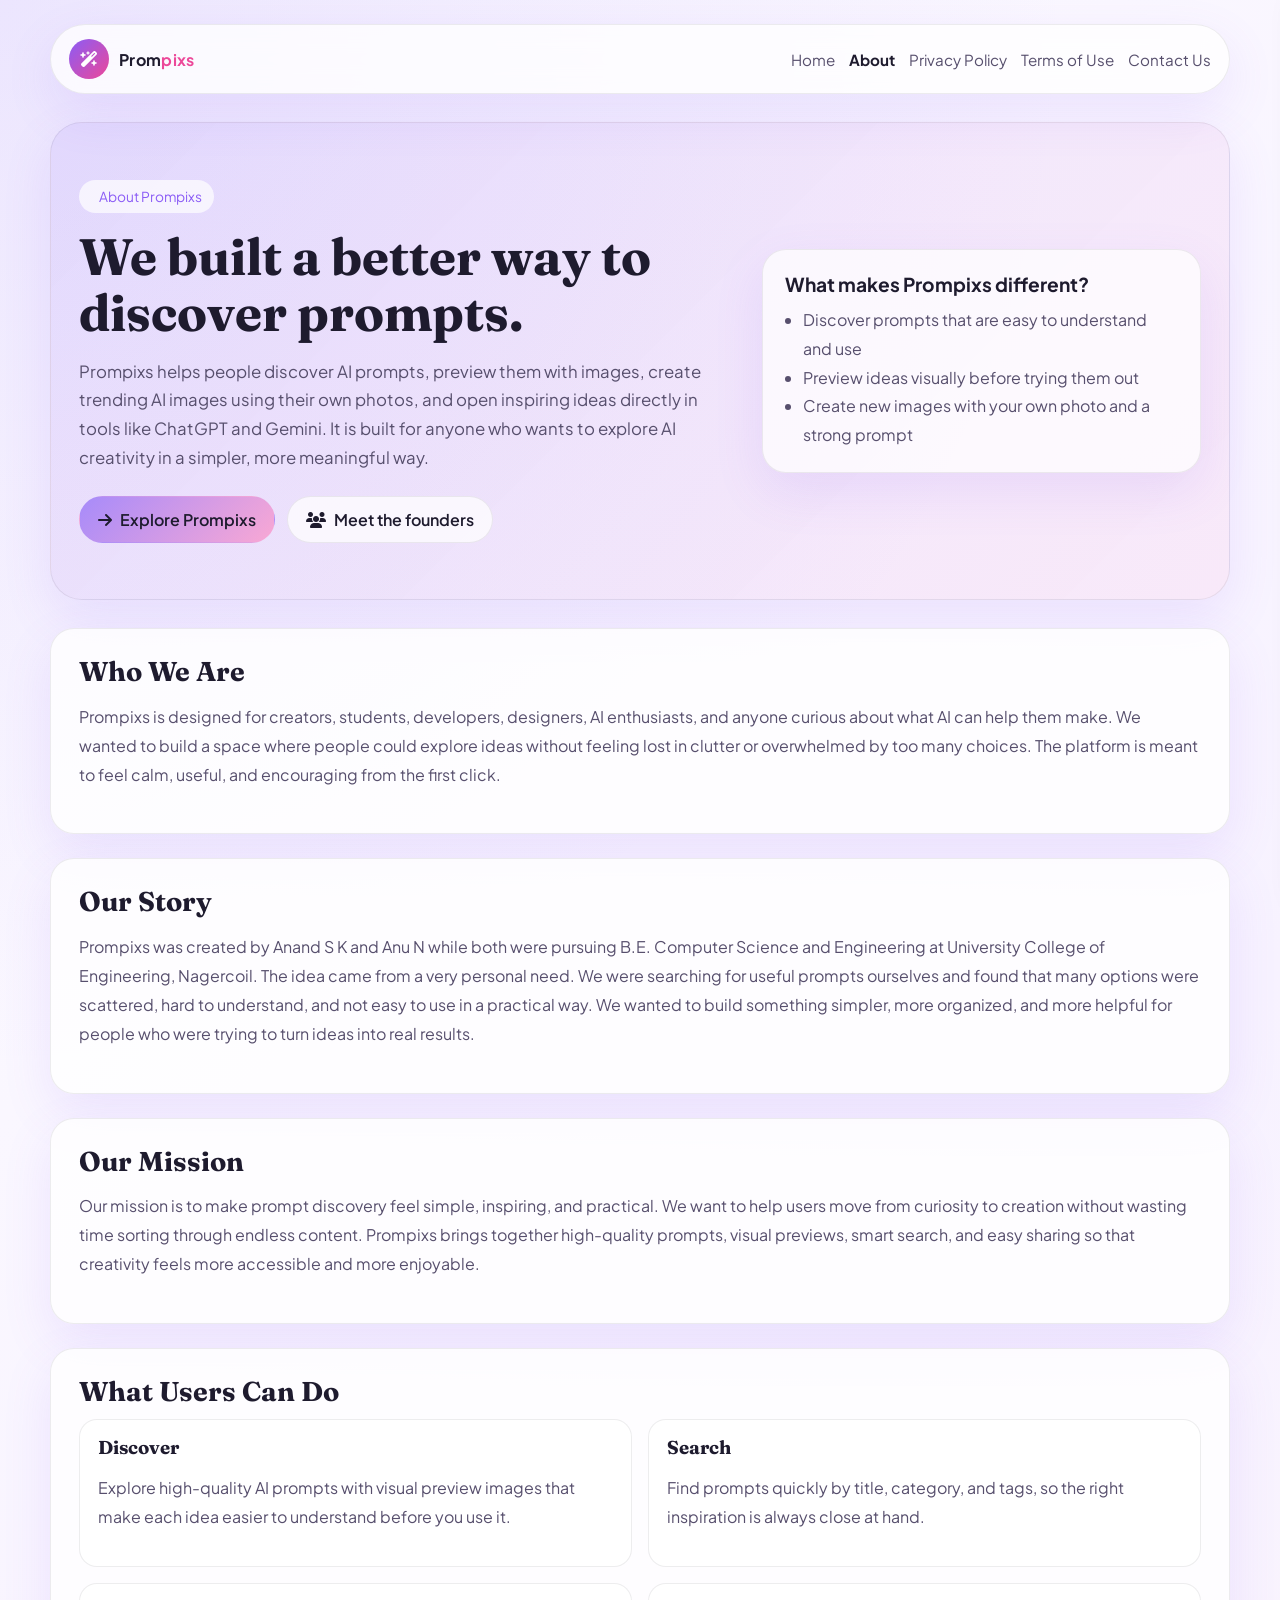
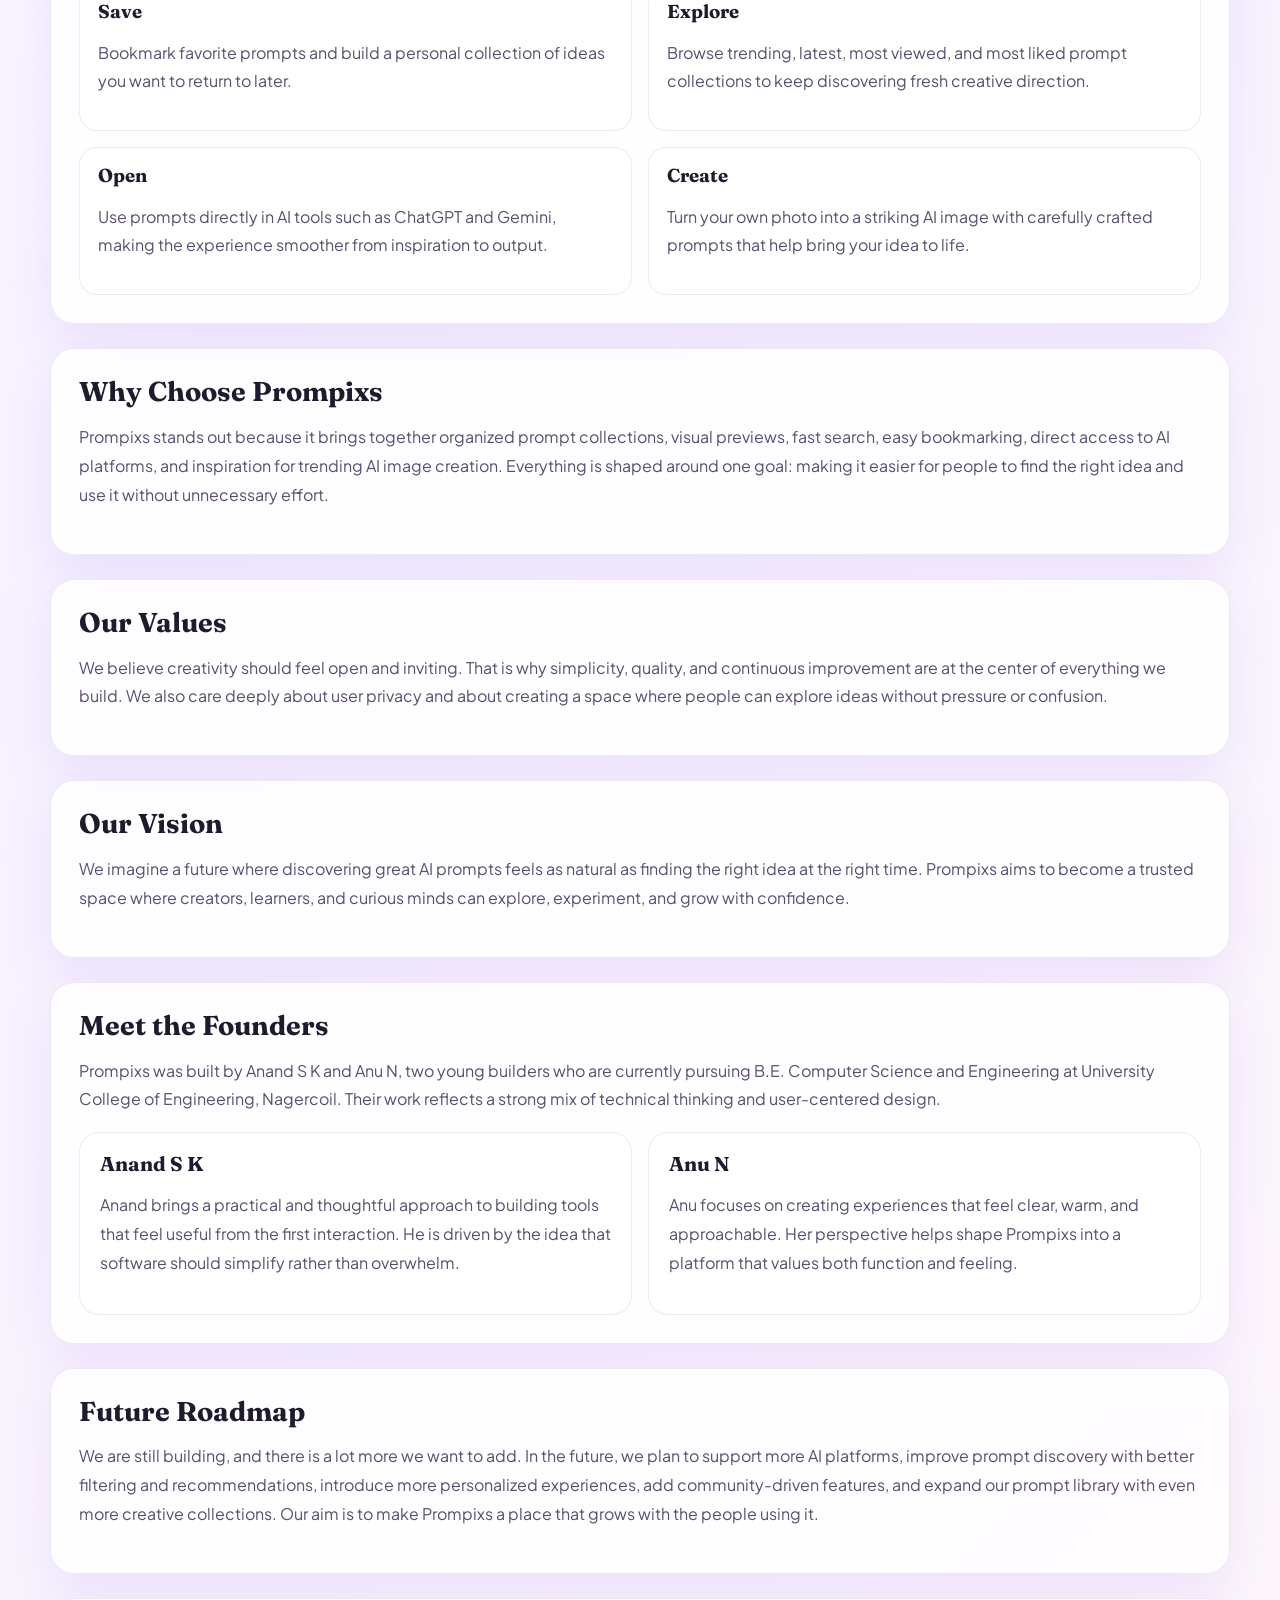
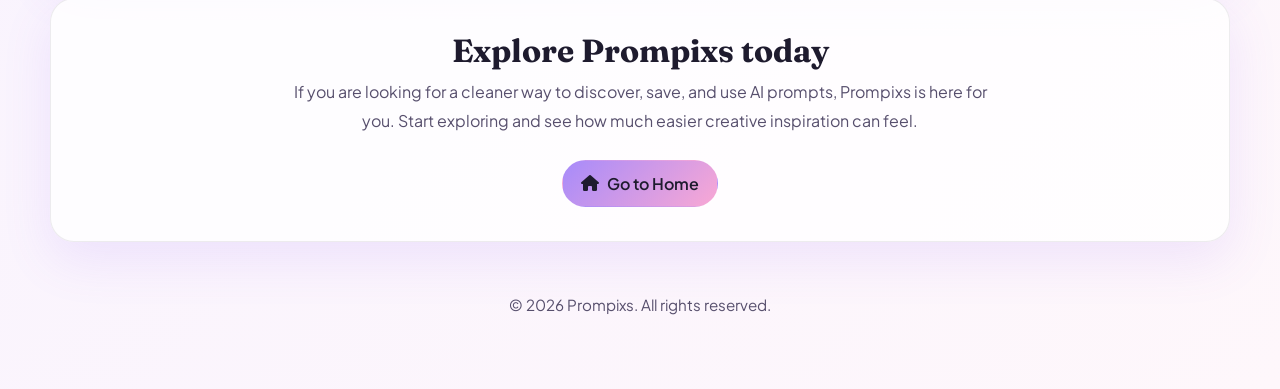
<file: about.html>
<!doctype html>
<html lang="en">
  <head>
    <meta charset="UTF-8" />
    <meta name="viewport" content="width=device-width, initial-scale=1.0" />
    <title>About Prompixs | Discover Better AI Prompts</title>
    <meta
      name="description"
      content="Prompixs is a thoughtful platform for discovering, saving, and using AI prompts with visual previews and direct access to tools like ChatGPT and Gemini."
    />
    <link rel="preconnect" href="https://fonts.googleapis.com" />
    <link rel="preconnect" href="https://fonts.gstatic.com" crossorigin />
    <link
      href="https://fonts.googleapis.com/css2?family=Fraunces:ital,opsz,wght@0,9..144,300..900;1,9..144,300..900&family=Plus+Jakarta+Sans:ital,wght@0,300..800;1,300..800&display=swap"
      rel="stylesheet"
    />
    <link
      rel="stylesheet"
      href="https://cdnjs.cloudflare.com/ajax/libs/font-awesome/6.5.1/css/all.min.css"
    />
    <style>
      :root {
        color-scheme: light;
        --white: #ffffff;
        --purple: #a78bfa;
        --purple-deep: #8b5cf6;
        --pink: #f9a8d4;
        --pink-deep: #ec4899;
        --ink: #1e1b2e;
        --ink-soft: #574f6d;
        --mist: #f6f4fc;
        --line: rgba(30, 27, 46, 0.08);
        --bg: var(--white);
        --surface: rgba(255, 255, 255, 0.8);
        --surface-strong: rgba(255, 255, 255, 0.95);
        --text: var(--ink);
        --muted: var(--ink-soft);
        --primary: var(--purple-deep);
        --accent: var(--pink-deep);
        --border: var(--line);
        --shadow: 0 18px 50px rgba(139, 92, 246, 0.12);
      }

      * {
        box-sizing: border-box;
      }

      html {
        scroll-behavior: smooth;
      }

      body {
        margin: 0;
        font-family: "Plus Jakarta Sans", sans-serif;
        background:
          radial-gradient(circle at top left, rgba(167, 139, 250, 0.2), transparent 28%),
          linear-gradient(135deg, #fdfcff 0%, #f7f2ff 46%, #fef7fb 100%);
        color: var(--text);
      }

      a {
        color: inherit;
        text-decoration: none;
      }

      .page-shell {
        min-height: 100vh;
        padding: 24px 20px 60px;
      }

      .topbar {
        max-width: 1180px;
        width: 100%;
        margin: 0 auto 28px;
        display: flex;
        align-items: center;
        padding: 14px 18px;
        border: 1px solid var(--border);
        border-radius: 999px;
        background: rgba(255, 255, 255, 0.76);
        backdrop-filter: blur(12px);
        box-shadow: var(--shadow);
        gap: 16px;
      }

      .brand {
        display: flex;
        align-items: center;
        gap: 10px;
        font-weight: 700;
        letter-spacing: 0.02em;
        margin-right: auto;
        flex-shrink: 0;
      }

      .brand-mark {
        width: 40px;
        height: 40px;
        border-radius: 50%;
        background: linear-gradient(135deg, var(--primary), var(--accent));
        display: grid;
        place-items: center;
        color: white;
      }

      .brand em {
        font-style: normal;
        color: var(--accent);
      }

      .topbar-nav {
        display: flex;
        gap: 14px;
        align-items: center;
        color: var(--muted);
        font-size: 0.95rem;
        margin-left: auto;
      }

      .topbar-nav a:hover,
      .topbar-nav a.active {
        color: var(--ink);
      }

      .topbar-nav a.active {
        font-weight: 700;
      }

      .mobile-menu-toggle {
        display: none;
        width: 46px;
        height: 46px;
        border-radius: 50%;
        background: rgba(255, 255, 255, 0.92);
        border: 1px solid rgba(30, 27, 46, 0.08);
        color: var(--ink);
        align-items: center;
        justify-content: center;
        font-size: 1rem;
        transition: transform 0.25s ease, background 0.25s ease;
      }

      .mobile-menu-toggle:hover {
        transform: translateY(-1px);
      }

      .mobile-drawer {
        position: fixed;
        top: 0;
        right: 0;
        width: min(340px, 90vw);
        height: 100vh;
        padding: 24px;
        display: flex;
        flex-direction: column;
        gap: 22px;
        background: rgba(255, 255, 255, 0.96);
        backdrop-filter: blur(18px);
        box-shadow: -12px 0 32px rgba(30, 27, 46, 0.12);
        transform: translateX(110%);
        transition: transform 0.28s ease;
        z-index: 250;
        pointer-events: none;
      }

      .mobile-drawer.open {
        transform: translateX(0);
        pointer-events: auto;
      }

      .drawer-overlay {
        position: fixed;
        inset: 0;
        background: rgba(30, 27, 46, 0.42);
        opacity: 0;
        transition: opacity 0.25s ease;
        z-index: 240;
        pointer-events: none;
      }

      .drawer-overlay.open {
        opacity: 1;
        pointer-events: auto;
      }

      .mobile-drawer-header {
        display: flex;
        align-items: center;
        justify-content: space-between;
        gap: 12px;
      }

      .mobile-drawer-nav {
        display: grid;
        gap: 12px;
      }

      .mobile-drawer a {
        display: block;
        padding: 14px 16px;
        border-radius: 18px;
        background: rgba(249, 168, 212, 0.16);
        color: var(--ink);
        font-weight: 600;
      }

      .mobile-drawer a.active {
        background: linear-gradient(135deg, rgba(167, 139, 250, 0.18), rgba(249, 168, 212, 0.18));
      }

      .hero {
        max-width: 1180px;
        margin: 0 auto 28px;
        padding: 56px 28px;
        border-radius: 32px;
        background: linear-gradient(135deg, rgba(167, 139, 250, 0.16), rgba(249, 168, 212, 0.14));
        border: 1px solid var(--border);
        box-shadow: var(--shadow);
        display: grid;
        grid-template-columns: 1.2fr 0.8fr;
        gap: 24px;
        align-items: center;
      }

      .eyebrow {
        display: inline-flex;
        align-items: center;
        gap: 8px;
        padding: 8px 12px;
        border-radius: 999px;
        background: rgba(255, 255, 255, 0.7);
        color: var(--purple-deep);
        font-size: 0.86rem;
        margin-bottom: 16px;
      }

      h1,
      h2,
      h3 {
        font-family: "Fraunces", serif;
        line-height: 1.1;
        margin: 0;
      }

      .hero h1 {
        font-size: clamp(2.2rem, 4vw, 3.4rem);
        margin-bottom: 16px;
      }

      .hero p {
        font-size: 1.05rem;
        color: var(--muted);
        line-height: 1.7;
        max-width: 680px;
      }

      .hero-actions {
        display: flex;
        flex-wrap: wrap;
        gap: 12px;
        margin-top: 24px;
      }

      .btn {
        display: inline-flex;
        align-items: center;
        justify-content: center;
        gap: 8px;
        padding: 12px 18px;
        border-radius: 999px;
        border: 1px solid transparent;
        font-weight: 600;
        transition: transform 0.2s ease, background 0.2s ease;
      }

      .btn:hover {
        transform: translateY(-1px);
      }

      .btn-primary {
        background: linear-gradient(135deg, var(--purple) 0%, var(--pink) 100%);
        color: var(--ink);
      }

      .btn-secondary {
        background: rgba(255, 255, 255, 0.72);
        border-color: var(--border);
        color: var(--ink);
      }

      .hero-card {
        padding: 22px;
        border-radius: 24px;
        background: rgba(255, 255, 255, 0.72);
        border: 1px solid var(--border);
        box-shadow: var(--shadow);
      }

      .hero-card strong {
        display: block;
        font-size: 1.2rem;
        margin-bottom: 10px;
      }

      .hero-card ul {
        margin: 0;
        padding-left: 18px;
        color: var(--muted);
        line-height: 1.8;
      }

      .section {
        max-width: 1180px;
        margin: 0 auto 24px;
        padding: 28px;
        border-radius: 24px;
        background: var(--surface);
        border: 1px solid var(--border);
        box-shadow: var(--shadow);
      }

      .section h2 {
        font-size: 1.7rem;
        margin-bottom: 12px;
      }

      .section p,
      .section li {
        color: var(--muted);
        line-height: 1.8;
      }

      .section-grid {
        display: grid;
        gap: 16px;
        grid-template-columns: repeat(2, minmax(0, 1fr));
      }

      .mini-card {
        padding: 18px;
        border-radius: 18px;
        background: rgba(255, 255, 255, 0.72);
        border: 1px solid rgba(30, 27, 46, 0.08);
      }

      .founders-grid {
        display: grid;
        gap: 16px;
        grid-template-columns: repeat(2, minmax(0, 1fr));
        margin-top: 18px;
      }

      .founder-card {
        padding: 20px;
        border-radius: 20px;
        background: rgba(255, 255, 255, 0.76);
        border: 1px solid rgba(30, 27, 46, 0.08);
      }

      .founder-card h3 {
        font-size: 1.25rem;
        margin-bottom: 8px;
      }

      .cta {
        text-align: center;
        padding: 34px 24px;
      }

      .cta h2 {
        margin-bottom: 10px;
        font-size: 2rem;
      }

      .cta p {
        max-width: 720px;
        margin: 0 auto 20px;
      }

      footer {
        max-width: 1180px;
        margin: 0 auto;
        padding: 14px 8px 0;
        color: var(--muted);
        text-align: center;
        font-size: 0.95rem;
      }

      @media (max-width: 860px) {
        .topbar {
          border-radius: 24px;
          padding: 14px 16px;
          flex-direction: row;
          gap: 12px;
        }

        .hero {
          grid-template-columns: 1fr;
          padding: 36px 20px;
        }

        .topbar-nav {
          display: none;
        }

        .mobile-menu-toggle {
          display: inline-flex;
        }

        .section-grid,
        .founders-grid {
          grid-template-columns: 1fr;
        }
      }
    </style>
  </head>
  <body>
    <div class="page-shell">
      <header class="topbar">
        <a href="index.html" class="brand" aria-label="Go to home page">
          <span class="brand-mark"><i class="fa-solid fa-wand-magic-sparkles"></i></span>
          <span>Prom<em>pixs</em></span>
        </a>
        <button class="mobile-menu-toggle" id="mobileMenuToggle" aria-label="Open navigation menu">
          <i class="fa-solid fa-bars"></i>
        </button>
        <nav class="topbar-nav" aria-label="Primary navigation">
          <a href="index.html">Home</a>
          <a href="about.html" class="active" aria-current="page">About</a>
          <a href="privacy.html">Privacy Policy</a>
          <a href="terms.html">Terms of Use</a>
          <a href="contact.html">Contact Us</a>
        </nav>
      </header>

      <div class="mobile-drawer" id="mobileDrawer" aria-hidden="true">
        <div class="mobile-drawer-header">
          <span>Menu</span>
          <button class="mobile-menu-toggle" id="closeMobileDrawer" aria-label="Close navigation menu">
            <i class="fa-solid fa-xmark"></i>
          </button>
        </div>
        <nav class="mobile-drawer-nav" aria-label="Mobile primary navigation">
          <a href="index.html">Home</a>
          <a href="about.html" class="active" aria-current="page">About</a>
          <a href="privacy.html">Privacy Policy</a>
          <a href="terms.html">Terms of Use</a>
          <a href="contact.html">Contact Us</a>
        </nav>
      </div>
      <div class="drawer-overlay" id="drawerOverlay"></div>

      <main>
        <section class="hero">
          <div>
            <div class="eyebrow"><i class="fa-solid fa-sparkles"></i> About Prompixs</div>
            <h1>We built a better way to discover prompts.</h1>
            <p>
              Prompixs helps people discover AI prompts, preview them with images, create trending AI images using their own photos,
              and open inspiring ideas directly in tools like ChatGPT and Gemini.
              It is built for anyone who wants to explore AI creativity in a simpler, more meaningful way.
            </p>
            <div class="hero-actions">
              <a class="btn btn-primary" href="index.html"><i class="fa-solid fa-arrow-right"></i> Explore Prompixs</a>
              <a class="btn btn-secondary" href="#founders"><i class="fa-solid fa-users"></i> Meet the founders</a>
            </div>
          </div>
          <div class="hero-card">
            <strong>What makes Prompixs different?</strong>
            <ul>
              <li>Discover prompts that are easy to understand and use</li>
              <li>Preview ideas visually before trying them out</li>
              <li>Create new images with your own photo and a strong prompt</li>
            </ul>
          </div>
        </section>

        <section class="section" id="who-we-are">
          <h2>Who We Are</h2>
          <p>
            Prompixs is designed for creators, students, developers, designers, AI enthusiasts, and anyone curious about what AI can help them make.
            We wanted to build a space where people could explore ideas without feeling lost in clutter or overwhelmed by too many choices.
            The platform is meant to feel calm, useful, and encouraging from the first click.
          </p>
        </section>

        <section class="section" id="story">
          <h2>Our Story</h2>
          <p>
            Prompixs was created by Anand S K and Anu N while both were pursuing B.E. Computer Science and Engineering at University College of Engineering, Nagercoil.
            The idea came from a very personal need. We were searching for useful prompts ourselves and found that many options were scattered, hard to understand, and not easy to use in a practical way.
            We wanted to build something simpler, more organized, and more helpful for people who were trying to turn ideas into real results.
          </p>
        </section>

        <section class="section" id="mission">
          <h2>Our Mission</h2>
          <p>
            Our mission is to make prompt discovery feel simple, inspiring, and practical.
            We want to help users move from curiosity to creation without wasting time sorting through endless content.
            Prompixs brings together high-quality prompts, visual previews, smart search, and easy sharing so that creativity feels more accessible and more enjoyable.
          </p>
        </section>

        <section class="section" id="users">
          <h2>What Users Can Do</h2>
          <div class="section-grid">
            <div class="mini-card">
              <h3>Discover</h3>
              <p>Explore high-quality AI prompts with visual preview images that make each idea easier to understand before you use it.</p>
            </div>
            <div class="mini-card">
              <h3>Search</h3>
              <p>Find prompts quickly by title, category, and tags, so the right inspiration is always close at hand.</p>
            </div>
            <div class="mini-card">
              <h3>Save</h3>
              <p>Bookmark favorite prompts and build a personal collection of ideas you want to return to later.</p>
            </div>
            <div class="mini-card">
              <h3>Explore</h3>
              <p>Browse trending, latest, most viewed, and most liked prompt collections to keep discovering fresh creative direction.</p>
            </div>
            <div class="mini-card">
              <h3>Open</h3>
              <p>Use prompts directly in AI tools such as ChatGPT and Gemini, making the experience smoother from inspiration to output.</p>
            </div>
            <div class="mini-card">
              <h3>Create</h3>
              <p>Turn your own photo into a striking AI image with carefully crafted prompts that help bring your idea to life.</p>
            </div>
          </div>
        </section>

        <section class="section" id="why-choose">
          <h2>Why Choose Prompixs</h2>
          <p>
            Prompixs stands out because it brings together organized prompt collections, visual previews, fast search, easy bookmarking,
            direct access to AI platforms, and inspiration for trending AI image creation. Everything is shaped around one goal: making it easier for people to find the right idea and use it without unnecessary effort.
          </p>
        </section>

        <section class="section" id="values">
          <h2>Our Values</h2>
          <p>
            We believe creativity should feel open and inviting. That is why simplicity, quality, and continuous improvement are at the center of everything we build.
            We also care deeply about user privacy and about creating a space where people can explore ideas without pressure or confusion.
          </p>
        </section>

        <section class="section" id="vision">
          <h2>Our Vision</h2>
          <p>
            We imagine a future where discovering great AI prompts feels as natural as finding the right idea at the right time.
            Prompixs aims to become a trusted space where creators, learners, and curious minds can explore, experiment, and grow with confidence.
          </p>
        </section>

        <section class="section" id="founders">
          <h2>Meet the Founders</h2>
          <p>
            Prompixs was built by Anand S K and Anu N, two young builders who are currently pursuing B.E. Computer Science and Engineering at University College of Engineering, Nagercoil.
            Their work reflects a strong mix of technical thinking and user-centered design.
          </p>
          <div class="founders-grid">
            <article class="founder-card">
              <h3>Anand S K</h3>
              <p>
                Anand brings a practical and thoughtful approach to building tools that feel useful from the first interaction.
                He is driven by the idea that software should simplify rather than overwhelm.
              </p>
            </article>
            <article class="founder-card">
              <h3>Anu N</h3>
              <p>
                Anu focuses on creating experiences that feel clear, warm, and approachable.
                Her perspective helps shape Prompixs into a platform that values both function and feeling.
              </p>
            </article>
          </div>
        </section>

        <section class="section" id="roadmap">
          <h2>Future Roadmap</h2>
          <p>
            We are still building, and there is a lot more we want to add. In the future, we plan to support more AI platforms, improve prompt discovery with better filtering and recommendations,
            introduce more personalized experiences, add community-driven features, and expand our prompt library with even more creative collections.
            Our aim is to make Prompixs a place that grows with the people using it.
          </p>
        </section>

        <section class="section cta">
          <h2>Explore Prompixs today</h2>
          <p>
            If you are looking for a cleaner way to discover, save, and use AI prompts, Prompixs is here for you.
            Start exploring and see how much easier creative inspiration can feel.
          </p>
          <div class="hero-actions" style="justify-content:center;">
            <a class="btn btn-primary" href="index.html"><i class="fa-solid fa-house"></i> Go to Home</a>
          </div>
        </section>
      </main>

      <footer>
       <p>© 2026 Prompixs. All rights reserved.</p>
      </footer>
    </div>
    <script>
      const mobileMenuToggle = document.getElementById("mobileMenuToggle");
      const closeMobileDrawer = document.getElementById("closeMobileDrawer");
      const mobileDrawer = document.getElementById("mobileDrawer");
      const drawerOverlay = document.getElementById("drawerOverlay");

      function openDrawer() {
        mobileDrawer.classList.add("open");
        drawerOverlay.classList.add("open");
        mobileDrawer.setAttribute("aria-hidden", "false");
      }

      function closeDrawer() {
        mobileDrawer.classList.remove("open");
        drawerOverlay.classList.remove("open");
        mobileDrawer.setAttribute("aria-hidden", "true");
      }

      mobileMenuToggle.addEventListener("click", openDrawer);
      closeMobileDrawer.addEventListener("click", closeDrawer);
      drawerOverlay.addEventListener("click", closeDrawer);
    </script>
  </body>
</html>
</file>
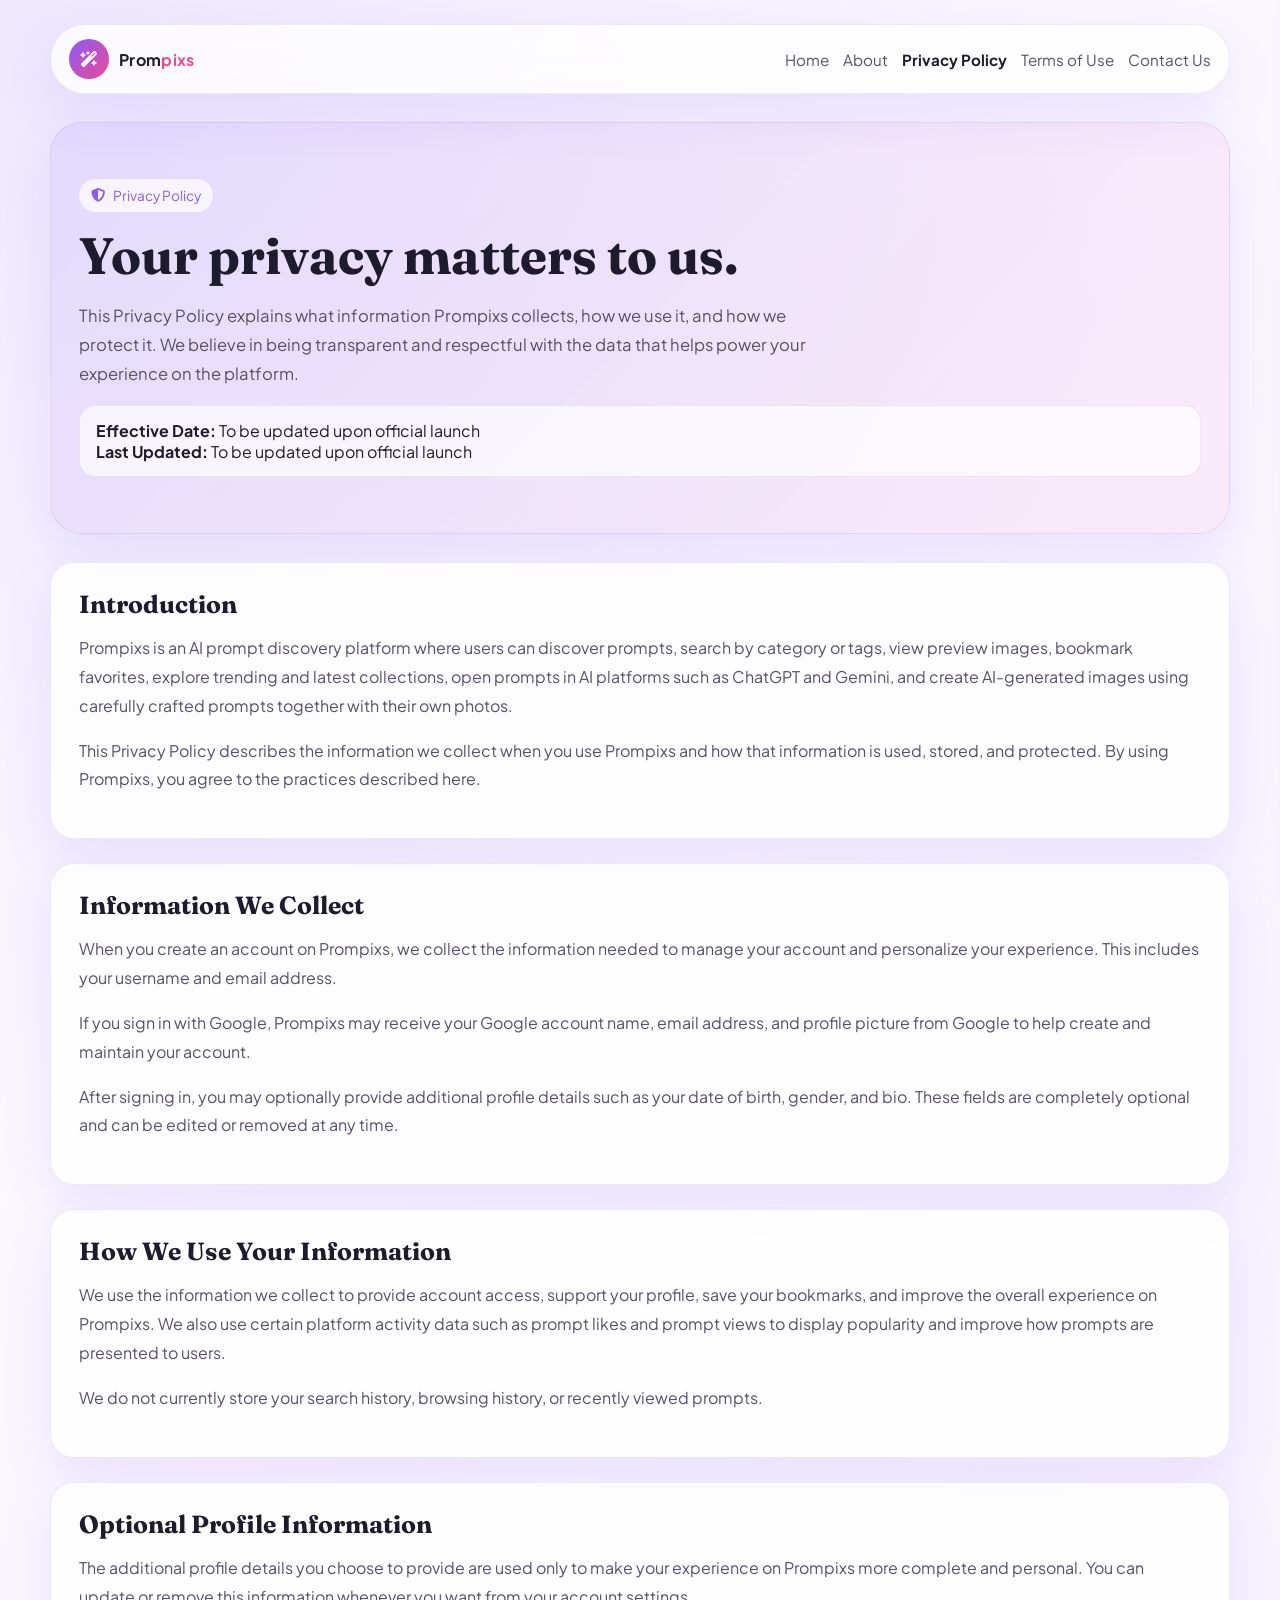
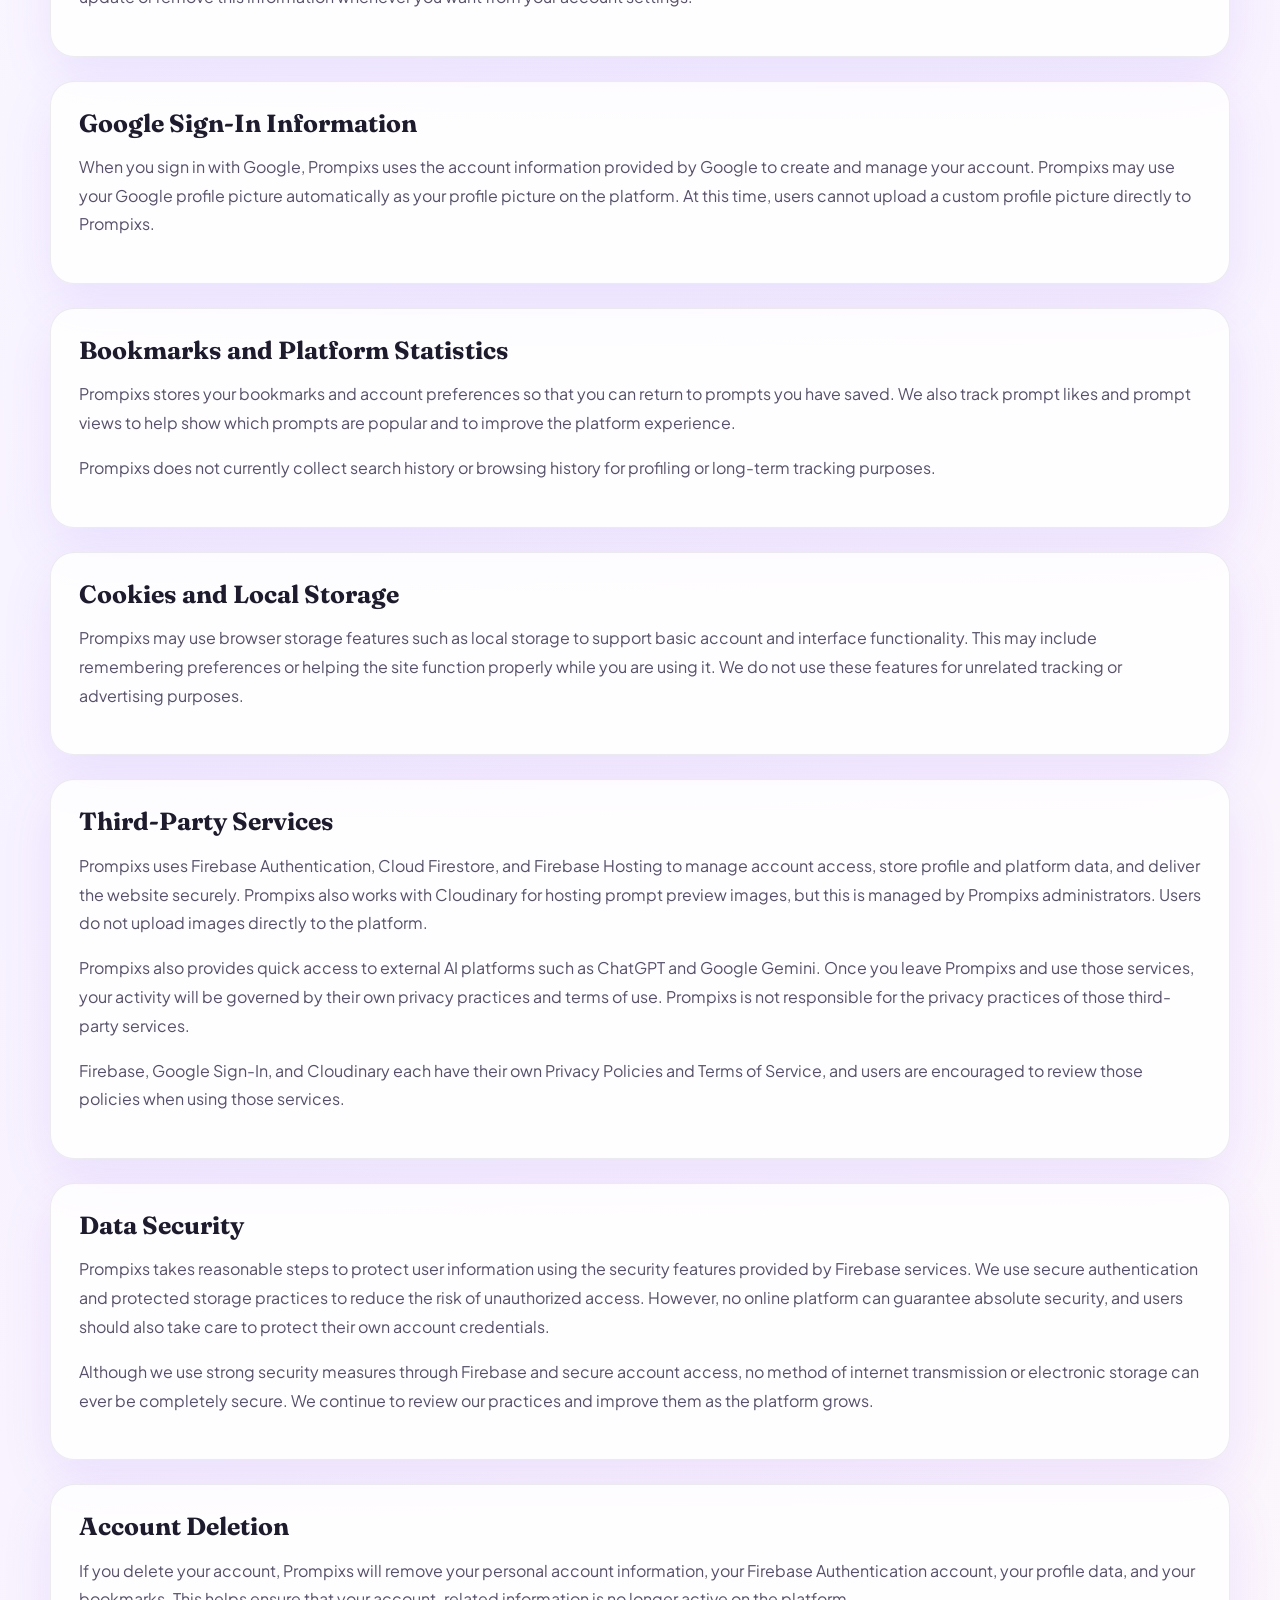
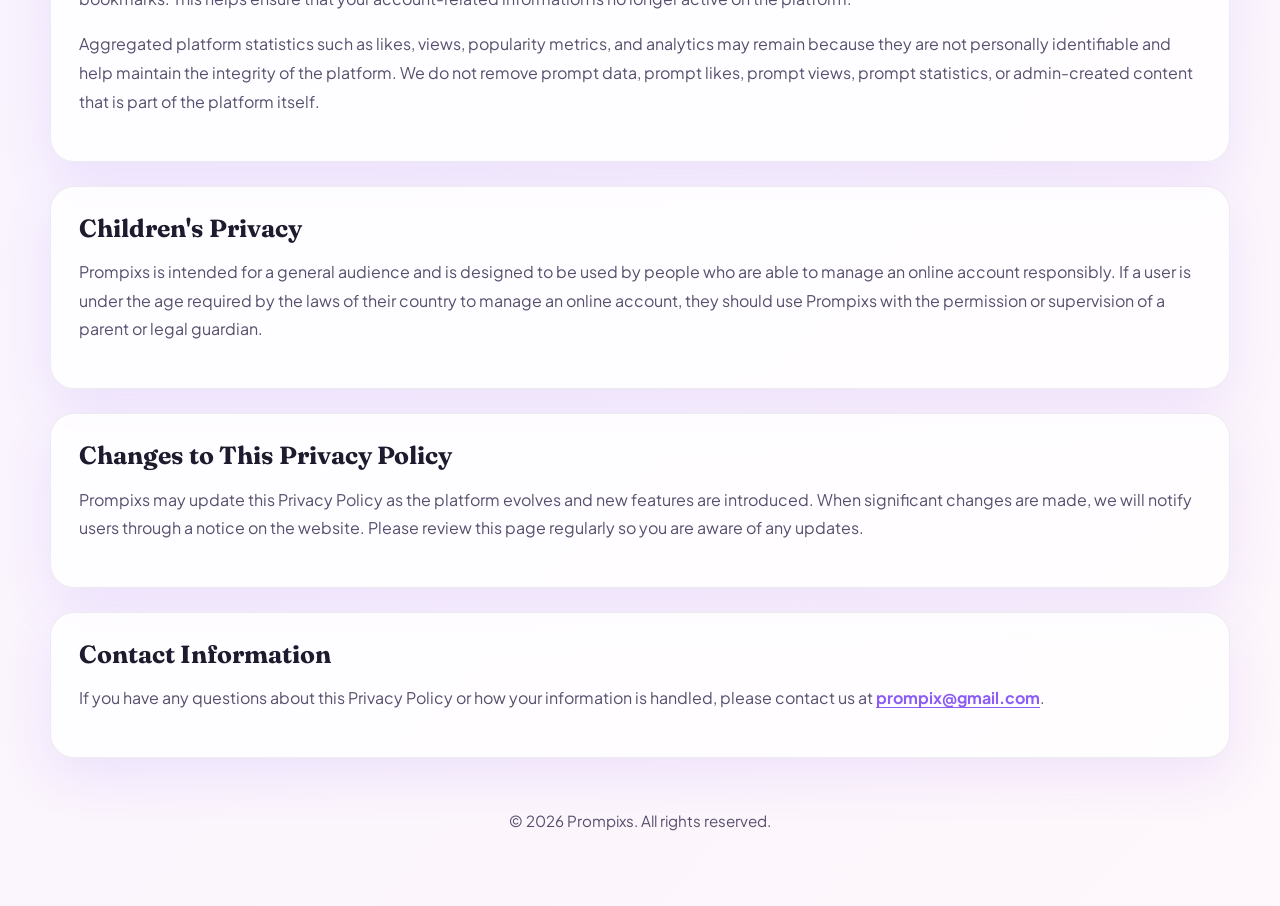
<file: privacy.html>
<!doctype html>
<html lang="en">
  <head>
    <meta charset="UTF-8" />
    <meta name="viewport" content="width=device-width, initial-scale=1.0" />
    <title>Privacy Policy | Prompixs</title>
    <meta
      name="description"
      content="Privacy Policy for Prompixs, the AI prompt discovery platform for exploring prompts, bookmarking favorites, and creating AI images with personal photos."
    />
    <link rel="preconnect" href="https://fonts.googleapis.com" />
    <link rel="preconnect" href="https://fonts.gstatic.com" crossorigin />
    <link
      href="https://fonts.googleapis.com/css2?family=Fraunces:ital,opsz,wght@0,9..144,300..900;1,9..144,300..900&family=Plus+Jakarta+Sans:ital,wght@0,300..800;1,300..800&display=swap"
      rel="stylesheet"
    />
    <link
      rel="stylesheet"
      href="https://cdnjs.cloudflare.com/ajax/libs/font-awesome/6.5.1/css/all.min.css"
    />
    <style>
      :root {
        color-scheme: light;
        --white: #ffffff;
        --purple: #a78bfa;
        --purple-deep: #8b5cf6;
        --pink: #f9a8d4;
        --pink-deep: #ec4899;
        --ink: #1e1b2e;
        --ink-soft: #574f6d;
        --mist: #f6f4fc;
        --line: rgba(30, 27, 46, 0.08);
        --bg: var(--white);
        --surface: rgba(255, 255, 255, 0.8);
        --surface-strong: rgba(255, 255, 255, 0.95);
        --text: var(--ink);
        --muted: var(--ink-soft);
        --primary: var(--purple-deep);
        --accent: var(--pink-deep);
        --border: var(--line);
        --shadow: 0 18px 50px rgba(139, 92, 246, 0.12);
      }

      * {
        box-sizing: border-box;
      }

      html {
        scroll-behavior: smooth;
      }

      body {
        margin: 0;
        font-family: "Plus Jakarta Sans", sans-serif;
        background:
          radial-gradient(circle at top left, rgba(167, 139, 250, 0.18), transparent 28%),
          linear-gradient(135deg, #fdfcff 0%, #f7f2ff 46%, #fef7fb 100%);
        color: var(--text);
      }

      a {
        color: inherit;
        text-decoration: none;
      }

      .page-shell {
        min-height: 100vh;
        padding: 24px 20px 60px;
      }

      .topbar {
        max-width: 1180px;
        width: 100%;
        margin: 0 auto 28px;
        display: flex;
        align-items: center;
        padding: 14px 18px;
        border: 1px solid var(--border);
        border-radius: 999px;
        background: rgba(255, 255, 255, 0.76);
        backdrop-filter: blur(12px);
        box-shadow: var(--shadow);
        gap: 16px;
      }

      .brand {
        display: flex;
        align-items: center;
        gap: 10px;
        font-weight: 700;
        letter-spacing: 0.02em;
        margin-right: auto;
        flex-shrink: 0;
      }

      .brand-mark {
        width: 40px;
        height: 40px;
        border-radius: 50%;
        background: linear-gradient(135deg, var(--primary), var(--accent));
        display: grid;
        place-items: center;
        color: white;
      }

      .brand em {
        font-style: normal;
        color: var(--accent);
      }

      .topbar-nav {
        display: flex;
        gap: 14px;
        align-items: center;
        color: var(--muted);
        font-size: 0.95rem;
        margin-left: auto;
      }

      .topbar-nav a:hover,
      .topbar-nav a.active {
        color: var(--ink);
      }

      .topbar-nav a.active {
        font-weight: 700;
      }

      .mobile-menu-toggle {
        display: none;
        width: 46px;
        height: 46px;
        border-radius: 50%;
        background: rgba(255, 255, 255, 0.92);
        border: 1px solid rgba(30, 27, 46, 0.08);
        color: var(--ink);
        align-items: center;
        justify-content: center;
        font-size: 1rem;
        transition: transform 0.25s ease, background 0.25s ease;
      }

      .mobile-menu-toggle:hover {
        transform: translateY(-1px);
      }

      .mobile-drawer {
        position: fixed;
        top: 0;
        right: 0;
        width: min(340px, 90vw);
        height: 100vh;
        padding: 24px;
        display: flex;
        flex-direction: column;
        gap: 22px;
        background: rgba(255, 255, 255, 0.96);
        backdrop-filter: blur(18px);
        box-shadow: -12px 0 32px rgba(30, 27, 46, 0.12);
        transform: translateX(110%);
        transition: transform 0.28s ease;
        z-index: 250;
        pointer-events: none;
      }

      .mobile-drawer.open {
        transform: translateX(0);
        pointer-events: auto;
      }

      .drawer-overlay {
        position: fixed;
        inset: 0;
        background: rgba(30, 27, 46, 0.42);
        opacity: 0;
        transition: opacity 0.25s ease;
        z-index: 240;
        pointer-events: none;
      }

      .drawer-overlay.open {
        opacity: 1;
        pointer-events: auto;
      }

      .mobile-drawer-header {
        display: flex;
        align-items: center;
        justify-content: space-between;
        gap: 12px;
      }

      .mobile-drawer-nav {
        display: grid;
        gap: 12px;
      }

      .mobile-drawer a {
        display: block;
        padding: 14px 16px;
        border-radius: 18px;
        background: rgba(249, 168, 212, 0.16);
        color: var(--ink);
        font-weight: 600;
      }

      .mobile-drawer a.active {
        background: linear-gradient(135deg, rgba(167, 139, 250, 0.18), rgba(249, 168, 212, 0.18));
      }

      .hero {
        max-width: 1180px;
        margin: 0 auto 28px;
        padding: 56px 28px;
        border-radius: 32px;
        background: linear-gradient(135deg, rgba(167, 139, 250, 0.16), rgba(249, 168, 212, 0.14));
        border: 1px solid var(--border);
        box-shadow: var(--shadow);
      }

      .eyebrow {
        display: inline-flex;
        align-items: center;
        gap: 8px;
        padding: 8px 12px;
        border-radius: 999px;
        background: rgba(255, 255, 255, 0.7);
        color: var(--purple-deep);
        font-size: 0.86rem;
        margin-bottom: 16px;
      }

      h1,
      h2,
      h3 {
        font-family: "Fraunces", serif;
        line-height: 1.1;
        margin: 0;
      }

      .hero h1 {
        font-size: clamp(2.2rem, 4vw, 3.2rem);
        margin-bottom: 14px;
      }

      .hero p {
        font-size: 1.04rem;
        color: var(--muted);
        line-height: 1.75;
        max-width: 760px;
      }

      .section {
        max-width: 1180px;
        margin: 0 auto 24px;
        padding: 28px;
        border-radius: 24px;
        background: var(--surface);
        border: 1px solid var(--border);
        box-shadow: var(--shadow);
      }

      .section h2 {
        font-size: 1.55rem;
        margin-bottom: 12px;
      }

      .section p,
      .section li {
        color: var(--muted);
        line-height: 1.8;
      }

      .section ul {
        padding-left: 18px;
      }

      .highlight {
        background: rgba(255, 255, 255, 0.68);
        border: 1px solid rgba(30, 27, 46, 0.08);
        border-radius: 16px;
        padding: 14px 16px;
        margin-top: 12px;
      }

      footer {
        max-width: 1180px;
        margin: 0 auto;
        padding: 14px 8px 0;
        color: var(--muted);
        text-align: center;
        font-size: 0.95rem;
      }

      @media (max-width: 860px) {
        .topbar {
          border-radius: 24px;
          padding: 14px 16px;
          flex-direction: row;
          gap: 12px;
        }

        .topbar-nav {
          display: none;
        }

        .mobile-menu-toggle {
          display: inline-flex;
        }

        .hero,
        .section {
          padding: 24px 18px;
        }
      }
    </style>
  </head>
  <body>
    <div class="page-shell">
      <header class="topbar">
        <a href="index.html" class="brand" aria-label="Go to home page">
          <span class="brand-mark"><i class="fa-solid fa-wand-magic-sparkles"></i></span>
          <span>Prom<em>pixs</em></span>
        </a>
        <button class="mobile-menu-toggle" id="mobileMenuToggle" aria-label="Open navigation menu">
          <i class="fa-solid fa-bars"></i>
        </button>
        <nav class="topbar-nav" aria-label="Primary navigation">
          <a href="index.html">Home</a>
          <a href="about.html">About</a>
          <a href="privacy.html" class="active" aria-current="page">Privacy Policy</a>
          <a href="terms.html">Terms of Use</a>
          <a href="contact.html">Contact Us</a>
        </nav>
      </header>

      <div class="mobile-drawer" id="mobileDrawer" aria-hidden="true">
        <div class="mobile-drawer-header">
          <span>Menu</span>
          <button class="mobile-menu-toggle" id="closeMobileDrawer" aria-label="Close navigation menu">
            <i class="fa-solid fa-xmark"></i>
          </button>
        </div>
        <nav class="mobile-drawer-nav" aria-label="Mobile primary navigation">
          <a href="index.html">Home</a>
          <a href="about.html">About</a>
          <a href="privacy.html" class="active" aria-current="page">Privacy Policy</a>
          <a href="terms.html">Terms of Use</a>
          <a href="contact.html">Contact Us</a>
        </nav>
      </div>
      <div class="drawer-overlay" id="drawerOverlay"></div>

      <main>
        <section class="hero">
          <div class="eyebrow"><i class="fa-solid fa-shield-halved"></i> Privacy Policy</div>
          <h1>Your privacy matters to us.</h1>
          <p>
            This Privacy Policy explains what information Prompixs collects, how we use it, and how we protect it.
            We believe in being transparent and respectful with the data that helps power your experience on the platform.
          </p>
          <div class="highlight">
            <strong>Effective Date:</strong> To be updated upon official launch<br />
            <strong>Last Updated:</strong> To be updated upon official launch
          </div>
        </section>

        <section class="section" id="introduction">
          <h2>Introduction</h2>
          <p>
            Prompixs is an AI prompt discovery platform where users can discover prompts, search by category or tags, view preview images,
            bookmark favorites, explore trending and latest collections, open prompts in AI platforms such as ChatGPT and Gemini,
            and create AI-generated images using carefully crafted prompts together with their own photos.
          </p>
          <p>
            This Privacy Policy describes the information we collect when you use Prompixs and how that information is used, stored, and protected.
            By using Prompixs, you agree to the practices described here.
          </p>
        </section>

        <section class="section" id="information-we-collect">
          <h2>Information We Collect</h2>
          <p>
            When you create an account on Prompixs, we collect the information needed to manage your account and personalize your experience.
            This includes your username and email address.
          </p>
          <p>
            If you sign in with Google, Prompixs may receive your Google account name, email address, and profile picture from Google to help create and maintain your account.
          </p>
          <p>
            After signing in, you may optionally provide additional profile details such as your date of birth, gender, and bio.
            These fields are completely optional and can be edited or removed at any time.
          </p>
        </section>

        <section class="section" id="how-we-use-your-information">
          <h2>How We Use Your Information</h2>
          <p>
            We use the information we collect to provide account access, support your profile, save your bookmarks, and improve the overall experience on Prompixs.
            We also use certain platform activity data such as prompt likes and prompt views to display popularity and improve how prompts are presented to users.
          </p>
          <p>
            We do not currently store your search history, browsing history, or recently viewed prompts.
          </p>
        </section>

        <section class="section" id="optional-profile-information">
          <h2>Optional Profile Information</h2>
          <p>
            The additional profile details you choose to provide are used only to make your experience on Prompixs more complete and personal.
            You can update or remove this information whenever you want from your account settings.
          </p>
        </section>

        <section class="section" id="google-sign-in-information">
          <h2>Google Sign-In Information</h2>
          <p>
            When you sign in with Google, Prompixs uses the account information provided by Google to create and manage your account.
            Prompixs may use your Google profile picture automatically as your profile picture on the platform.
            At this time, users cannot upload a custom profile picture directly to Prompixs.
          </p>
        </section>

        <section class="section" id="bookmarks-and-statistics">
          <h2>Bookmarks and Platform Statistics</h2>
          <p>
            Prompixs stores your bookmarks and account preferences so that you can return to prompts you have saved.
            We also track prompt likes and prompt views to help show which prompts are popular and to improve the platform experience.
          </p>
          <p>
            Prompixs does not currently collect search history or browsing history for profiling or long-term tracking purposes.
          </p>
        </section>

        <section class="section" id="cookies-and-local-storage">
          <h2>Cookies and Local Storage</h2>
          <p>
            Prompixs may use browser storage features such as local storage to support basic account and interface functionality.
            This may include remembering preferences or helping the site function properly while you are using it.
            We do not use these features for unrelated tracking or advertising purposes.
          </p>
        </section>

        <section class="section" id="third-party-services">
          <h2>Third-Party Services</h2>
          <p>
            Prompixs uses Firebase Authentication, Cloud Firestore, and Firebase Hosting to manage account access, store profile and platform data,
            and deliver the website securely. Prompixs also works with Cloudinary for hosting prompt preview images, but this is managed by Prompixs administrators.
            Users do not upload images directly to the platform.
          </p>
          <p>
            Prompixs also provides quick access to external AI platforms such as ChatGPT and Google Gemini.
            Once you leave Prompixs and use those services, your activity will be governed by their own privacy practices and terms of use.
            Prompixs is not responsible for the privacy practices of those third-party services.
          </p>
          <p>
            Firebase, Google Sign-In, and Cloudinary each have their own Privacy Policies and Terms of Service, and users are encouraged to review those policies when using those services.
          </p>
        </section>

        <section class="section" id="data-security">
          <h2>Data Security</h2>
          <p>
            Prompixs takes reasonable steps to protect user information using the security features provided by Firebase services.
            We use secure authentication and protected storage practices to reduce the risk of unauthorized access.
            However, no online platform can guarantee absolute security, and users should also take care to protect their own account credentials.
          </p>
          <p>
            Although we use strong security measures through Firebase and secure account access, no method of internet transmission or electronic storage can ever be completely secure.
            We continue to review our practices and improve them as the platform grows.
          </p>
        </section>

        <section class="section" id="account-deletion">
          <h2>Account Deletion</h2>
          <p>
            If you delete your account, Prompixs will remove your personal account information, your Firebase Authentication account, your profile data, and your bookmarks.
            This helps ensure that your account-related information is no longer active on the platform.
          </p>
          <p>
            Aggregated platform statistics such as likes, views, popularity metrics, and analytics may remain because they are not personally identifiable and help maintain the integrity of the platform.
            We do not remove prompt data, prompt likes, prompt views, prompt statistics, or admin-created content that is part of the platform itself.
          </p>
        </section>

        <section class="section" id="childrens-privacy">
          <h2>Children's Privacy</h2>
          <p>
            Prompixs is intended for a general audience and is designed to be used by people who are able to manage an online account responsibly.
            If a user is under the age required by the laws of their country to manage an online account, they should use Prompixs with the permission or supervision of a parent or legal guardian.
          </p>
        </section>

        <section class="section" id="changes-to-this-policy">
          <h2>Changes to This Privacy Policy</h2>
          <p>
            Prompixs may update this Privacy Policy as the platform evolves and new features are introduced.
            When significant changes are made, we will notify users through a notice on the website.
            Please review this page regularly so you are aware of any updates.
          </p>
        </section>

        <section class="section" id="contact-information">
          <h2>Contact Information</h2>
          <p>
            If you have any questions about this Privacy Policy or how your information is handled, please contact us at
            <a href="mailto:prompix@gmail.com" style="color: var(--purple-deep); font-weight: 700; text-decoration: underline; text-underline-offset: 3px;">prompix@gmail.com</a>.
          </p>
        </section>
      </main>

      <footer>
         <p>© 2026 Prompixs. All rights reserved.</p>
      </footer>
    </div>
    <script>
      const mobileMenuToggle = document.getElementById("mobileMenuToggle");
      const closeMobileDrawer = document.getElementById("closeMobileDrawer");
      const mobileDrawer = document.getElementById("mobileDrawer");
      const drawerOverlay = document.getElementById("drawerOverlay");

      function openDrawer() {
        mobileDrawer.classList.add("open");
        drawerOverlay.classList.add("open");
        mobileDrawer.setAttribute("aria-hidden", "false");
      }

      function closeDrawer() {
        mobileDrawer.classList.remove("open");
        drawerOverlay.classList.remove("open");
        mobileDrawer.setAttribute("aria-hidden", "true");
      }

      mobileMenuToggle.addEventListener("click", openDrawer);
      closeMobileDrawer.addEventListener("click", closeDrawer);
      drawerOverlay.addEventListener("click", closeDrawer);
    </script>
  </body>
</html>
</file>
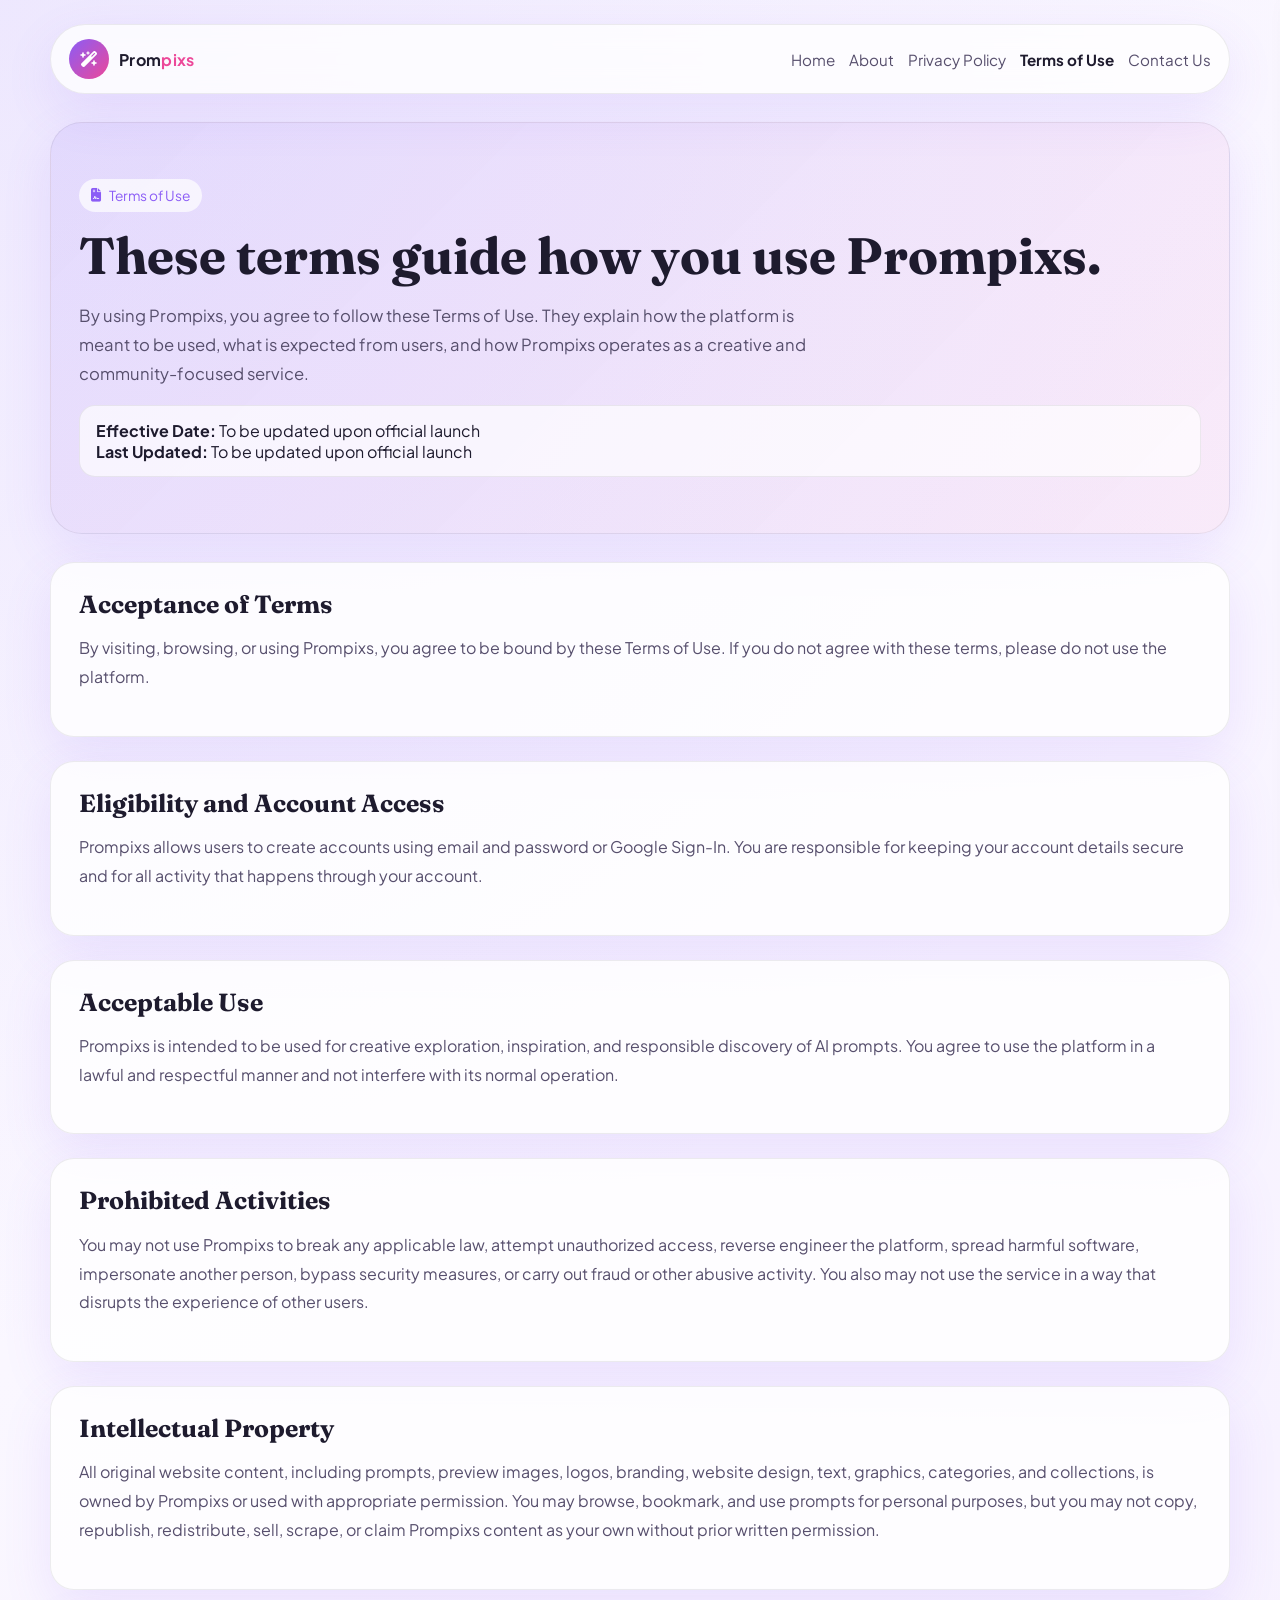
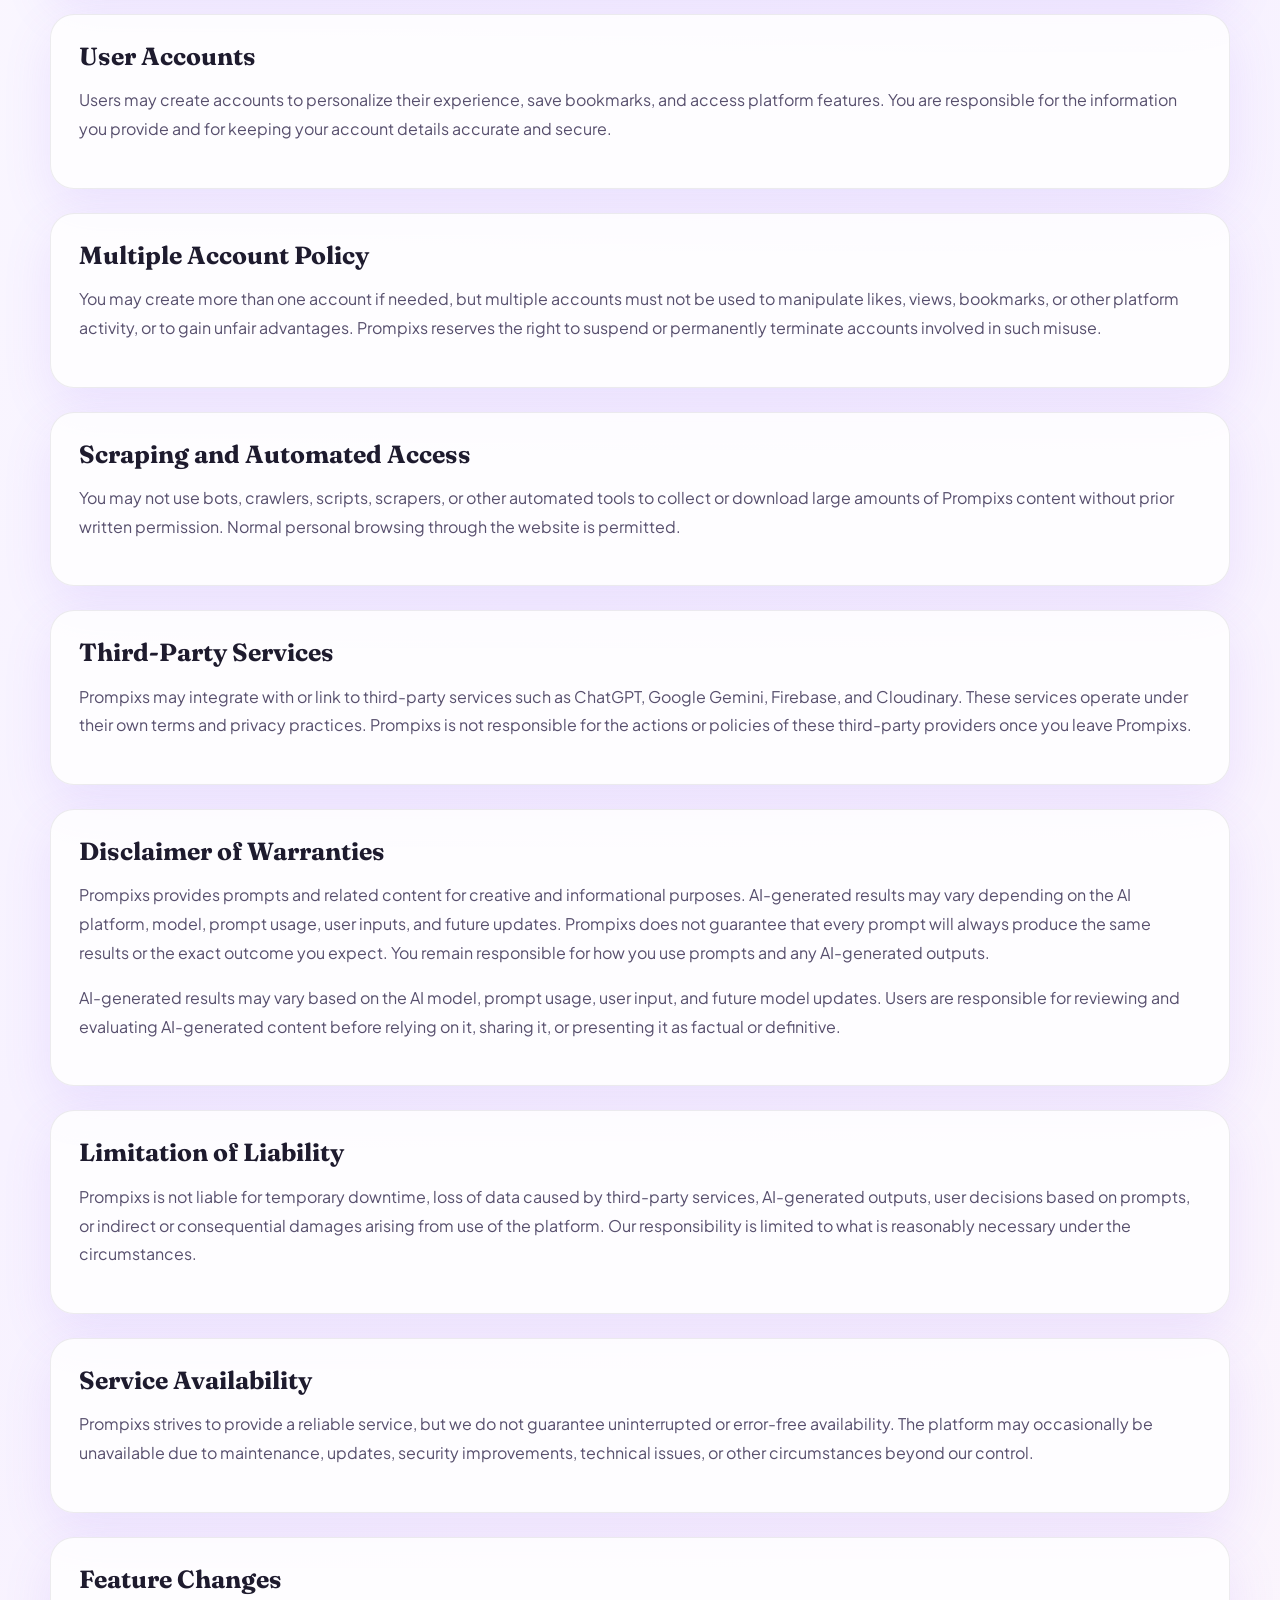
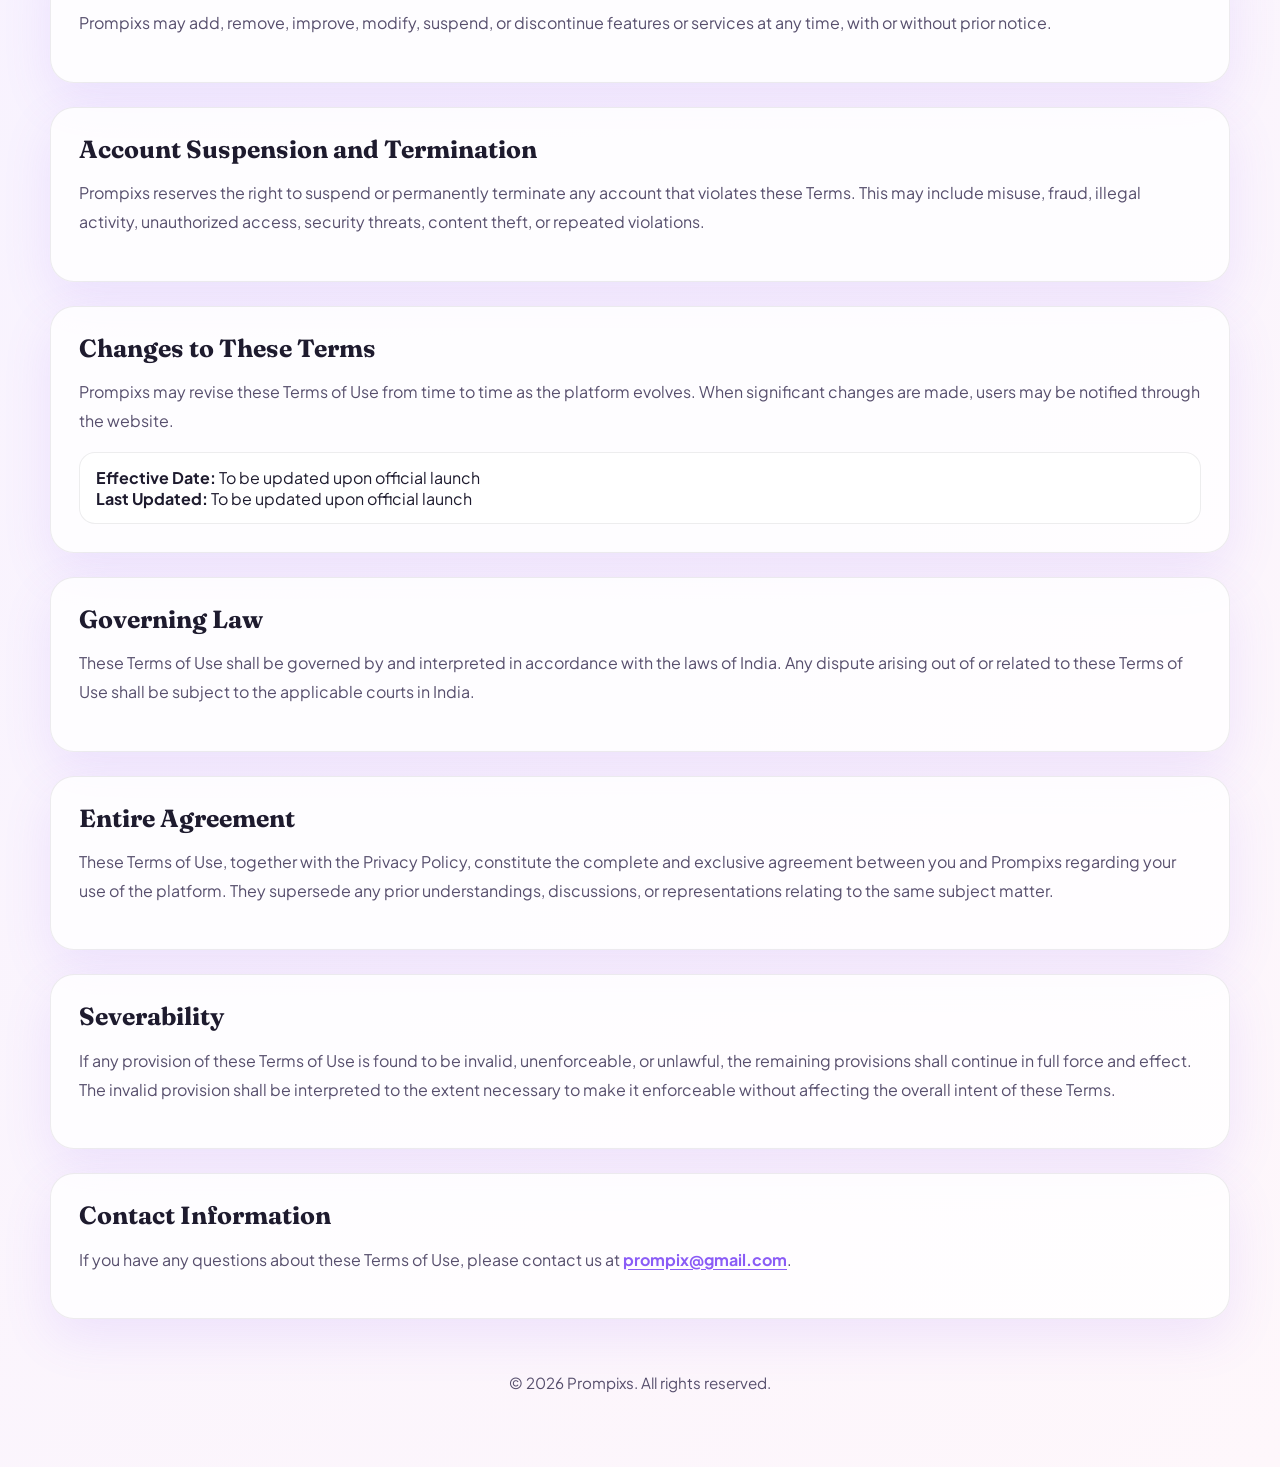
<file: terms.html>
<!doctype html>
<html lang="en">
  <head>
    <meta charset="UTF-8" />
    <meta name="viewport" content="width=device-width, initial-scale=1.0" />
    <title>Terms of Use | Prompixs</title>
    <meta
      name="description"
      content="Terms of Use for Prompixs, the AI prompt discovery platform for exploring prompts, bookmarking favorites, and creating AI-generated images."
    />
    <link rel="preconnect" href="https://fonts.googleapis.com" />
    <link rel="preconnect" href="https://fonts.gstatic.com" crossorigin />
    <link
      href="https://fonts.googleapis.com/css2?family=Fraunces:ital,opsz,wght@0,9..144,300..900;1,9..144,300..900&family=Plus+Jakarta+Sans:ital,wght@0,300..800;1,300..800&display=swap"
      rel="stylesheet"
    />
    <link
      rel="stylesheet"
      href="https://cdnjs.cloudflare.com/ajax/libs/font-awesome/6.5.1/css/all.min.css"
    />
    <style>
      :root {
        color-scheme: light;
        --white: #ffffff;
        --purple: #a78bfa;
        --purple-deep: #8b5cf6;
        --pink: #f9a8d4;
        --pink-deep: #ec4899;
        --ink: #1e1b2e;
        --ink-soft: #574f6d;
        --mist: #f6f4fc;
        --line: rgba(30, 27, 46, 0.08);
        --bg: var(--white);
        --surface: rgba(255, 255, 255, 0.8);
        --surface-strong: rgba(255, 255, 255, 0.95);
        --text: var(--ink);
        --muted: var(--ink-soft);
        --primary: var(--purple-deep);
        --accent: var(--pink-deep);
        --border: var(--line);
        --shadow: 0 18px 50px rgba(139, 92, 246, 0.12);
      }

      * {
        box-sizing: border-box;
      }

      html {
        scroll-behavior: smooth;
      }

      body {
        margin: 0;
        font-family: "Plus Jakarta Sans", sans-serif;
        background:
          radial-gradient(circle at top left, rgba(167, 139, 250, 0.18), transparent 28%),
          linear-gradient(135deg, #fdfcff 0%, #f7f2ff 46%, #fef7fb 100%);
        color: var(--text);
      }

      a {
        color: inherit;
        text-decoration: none;
      }

      .page-shell {
        min-height: 100vh;
        padding: 24px 20px 60px;
      }

      .topbar {
        max-width: 1180px;
        width: 100%;
        margin: 0 auto 28px;
        display: flex;
        align-items: center;
        padding: 14px 18px;
        border: 1px solid var(--border);
        border-radius: 999px;
        background: rgba(255, 255, 255, 0.76);
        backdrop-filter: blur(12px);
        box-shadow: var(--shadow);
        gap: 16px;
      }

      .brand {
        display: flex;
        align-items: center;
        gap: 10px;
        font-weight: 700;
        letter-spacing: 0.02em;
        margin-right: auto;
        flex-shrink: 0;
      }

      .brand-mark {
        width: 40px;
        height: 40px;
        border-radius: 50%;
        background: linear-gradient(135deg, var(--primary), var(--accent));
        display: grid;
        place-items: center;
        color: white;
      }

      .brand em {
        font-style: normal;
        color: var(--accent);
      }

      .topbar-nav {
        display: flex;
        gap: 14px;
        align-items: center;
        color: var(--muted);
        font-size: 0.95rem;
        margin-left: auto;
      }

      .topbar-nav a:hover,
      .topbar-nav a.active {
        color: var(--ink);
      }

      .topbar-nav a.active {
        font-weight: 700;
      }

      .mobile-menu-toggle {
        display: none;
        width: 46px;
        height: 46px;
        border-radius: 50%;
        background: rgba(255, 255, 255, 0.92);
        border: 1px solid rgba(30, 27, 46, 0.08);
        color: var(--ink);
        align-items: center;
        justify-content: center;
        font-size: 1rem;
        transition: transform 0.25s ease, background 0.25s ease;
      }

      .mobile-menu-toggle:hover {
        transform: translateY(-1px);
      }

      .mobile-drawer {
        position: fixed;
        top: 0;
        right: 0;
        width: min(340px, 90vw);
        height: 100vh;
        padding: 24px;
        display: flex;
        flex-direction: column;
        gap: 22px;
        background: rgba(255, 255, 255, 0.96);
        backdrop-filter: blur(18px);
        box-shadow: -12px 0 32px rgba(30, 27, 46, 0.12);
        transform: translateX(110%);
        transition: transform 0.28s ease;
        z-index: 250;
        pointer-events: none;
      }

      .mobile-drawer.open {
        transform: translateX(0);
        pointer-events: auto;
      }

      .drawer-overlay {
        position: fixed;
        inset: 0;
        background: rgba(30, 27, 46, 0.42);
        opacity: 0;
        transition: opacity 0.25s ease;
        z-index: 240;
        pointer-events: none;
      }

      .drawer-overlay.open {
        opacity: 1;
        pointer-events: auto;
      }

      .mobile-drawer-header {
        display: flex;
        align-items: center;
        justify-content: space-between;
        gap: 12px;
      }

      .mobile-drawer-nav {
        display: grid;
        gap: 12px;
      }

      .mobile-drawer a {
        display: block;
        padding: 14px 16px;
        border-radius: 18px;
        background: rgba(249, 168, 212, 0.16);
        color: var(--ink);
        font-weight: 600;
      }

      .mobile-drawer a.active {
        background: linear-gradient(135deg, rgba(167, 139, 250, 0.18), rgba(249, 168, 212, 0.18));
      }

      .hero {
        max-width: 1180px;
        margin: 0 auto 28px;
        padding: 56px 28px;
        border-radius: 32px;
        background: linear-gradient(135deg, rgba(167, 139, 250, 0.16), rgba(249, 168, 212, 0.14));
        border: 1px solid var(--border);
        box-shadow: var(--shadow);
      }

      .eyebrow {
        display: inline-flex;
        align-items: center;
        gap: 8px;
        padding: 8px 12px;
        border-radius: 999px;
        background: rgba(255, 255, 255, 0.7);
        color: var(--purple-deep);
        font-size: 0.86rem;
        margin-bottom: 16px;
      }

      h1,
      h2,
      h3 {
        font-family: "Fraunces", serif;
        line-height: 1.1;
        margin: 0;
      }

      .hero h1 {
        font-size: clamp(2.2rem, 4vw, 3.2rem);
        margin-bottom: 14px;
      }

      .hero p {
        font-size: 1.04rem;
        color: var(--muted);
        line-height: 1.75;
        max-width: 760px;
      }

      .section {
        max-width: 1180px;
        margin: 0 auto 24px;
        padding: 28px;
        border-radius: 24px;
        background: var(--surface);
        border: 1px solid var(--border);
        box-shadow: var(--shadow);
      }

      .section h2 {
        font-size: 1.55rem;
        margin-bottom: 12px;
      }

      .section p,
      .section li {
        color: var(--muted);
        line-height: 1.8;
      }

      .section ul {
        padding-left: 18px;
      }

      .highlight {
        background: rgba(255, 255, 255, 0.68);
        border: 1px solid rgba(30, 27, 46, 0.08);
        border-radius: 16px;
        padding: 14px 16px;
        margin-top: 12px;
      }

      footer {
        max-width: 1180px;
        margin: 0 auto;
        padding: 14px 8px 0;
        color: var(--muted);
        text-align: center;
        font-size: 0.95rem;
      }

      @media (max-width: 860px) {
        .topbar {
          border-radius: 24px;
          padding: 14px 16px;
          flex-direction: row;
          gap: 12px;
        }

        .hero,
        .section {
          padding: 24px 18px;
        }

        .topbar-nav {
          display: none;
        }

        .mobile-menu-toggle {
          display: inline-flex;
        }
      }
    </style>
  </head>
  <body>
    <div class="page-shell">
      <header class="topbar">
        <a href="index.html" class="brand" aria-label="Go to home page">
          <span class="brand-mark"><i class="fa-solid fa-wand-magic-sparkles"></i></span>
          <span>Prom<em>pixs</em></span>
        </a>
        <button class="mobile-menu-toggle" id="mobileMenuToggle" aria-label="Open navigation menu">
          <i class="fa-solid fa-bars"></i>
        </button>
        <nav class="topbar-nav" aria-label="Primary navigation">
          <a href="index.html">Home</a>
          <a href="about.html">About</a>
          <a href="privacy.html">Privacy Policy</a>
          <a href="terms.html" class="active" aria-current="page">Terms of Use</a>
          <a href="contact.html">Contact Us</a>
        </nav>
      </header>

      <div class="mobile-drawer" id="mobileDrawer" aria-hidden="true">
        <div class="mobile-drawer-header">
          <span>Menu</span>
          <button class="mobile-menu-toggle" id="closeMobileDrawer" aria-label="Close navigation menu">
            <i class="fa-solid fa-xmark"></i>
          </button>
        </div>
        <nav class="mobile-drawer-nav" aria-label="Mobile primary navigation">
          <a href="index.html">Home</a>
          <a href="about.html">About</a>
          <a href="privacy.html">Privacy Policy</a>
          <a href="terms.html" class="active" aria-current="page">Terms of Use</a>
          <a href="contact.html">Contact Us</a>
        </nav>
      </div>
      <div class="drawer-overlay" id="drawerOverlay"></div>

      <main>
        <section class="hero">
          <div class="eyebrow"><i class="fa-solid fa-file-contract"></i> Terms of Use</div>
          <h1>These terms guide how you use Prompixs.</h1>
          <p>
            By using Prompixs, you agree to follow these Terms of Use. They explain how the platform is meant to be used,
            what is expected from users, and how Prompixs operates as a creative and community-focused service.
          </p>
          <div class="highlight">
            <strong>Effective Date:</strong> To be updated upon official launch<br />
            <strong>Last Updated:</strong> To be updated upon official launch
          </div>
        </section>

        <section class="section" id="acceptance-of-terms">
          <h2>Acceptance of Terms</h2>
          <p>
            By visiting, browsing, or using Prompixs, you agree to be bound by these Terms of Use.
            If you do not agree with these terms, please do not use the platform.
          </p>
        </section>

        <section class="section" id="eligibility-and-account-access">
          <h2>Eligibility and Account Access</h2>
          <p>
            Prompixs allows users to create accounts using email and password or Google Sign-In.
            You are responsible for keeping your account details secure and for all activity that happens through your account.
          </p>
        </section>

        <section class="section" id="acceptable-use">
          <h2>Acceptable Use</h2>
          <p>
            Prompixs is intended to be used for creative exploration, inspiration, and responsible discovery of AI prompts.
            You agree to use the platform in a lawful and respectful manner and not interfere with its normal operation.
          </p>
        </section>

        <section class="section" id="prohibited-activities">
          <h2>Prohibited Activities</h2>
          <p>
            You may not use Prompixs to break any applicable law, attempt unauthorized access, reverse engineer the platform,
            spread harmful software, impersonate another person, bypass security measures, or carry out fraud or other abusive activity.
            You also may not use the service in a way that disrupts the experience of other users.
          </p>
        </section>

        <section class="section" id="intellectual-property">
          <h2>Intellectual Property</h2>
          <p>
            All original website content, including prompts, preview images, logos, branding, website design, text, graphics,
            categories, and collections, is owned by Prompixs or used with appropriate permission.
            You may browse, bookmark, and use prompts for personal purposes, but you may not copy, republish, redistribute,
            sell, scrape, or claim Prompixs content as your own without prior written permission.
          </p>
        </section>

        <section class="section" id="user-accounts">
          <h2>User Accounts</h2>
          <p>
            Users may create accounts to personalize their experience, save bookmarks, and access platform features.
            You are responsible for the information you provide and for keeping your account details accurate and secure.
          </p>
        </section>

        <section class="section" id="multiple-account-policy">
          <h2>Multiple Account Policy</h2>
          <p>
            You may create more than one account if needed, but multiple accounts must not be used to manipulate likes, views,
            bookmarks, or other platform activity, or to gain unfair advantages. Prompixs reserves the right to suspend or permanently terminate accounts involved in such misuse.
          </p>
        </section>

        <section class="section" id="scraping-and-automated-access">
          <h2>Scraping and Automated Access</h2>
          <p>
            You may not use bots, crawlers, scripts, scrapers, or other automated tools to collect or download large amounts of Prompixs content without prior written permission.
            Normal personal browsing through the website is permitted.
          </p>
        </section>

        <section class="section" id="third-party-services">
          <h2>Third-Party Services</h2>
          <p>
            Prompixs may integrate with or link to third-party services such as ChatGPT, Google Gemini, Firebase, and Cloudinary.
            These services operate under their own terms and privacy practices. Prompixs is not responsible for the actions or policies of these third-party providers once you leave Prompixs.
          </p>
        </section>

        <section class="section" id="disclaimer-of-warranties">
          <h2>Disclaimer of Warranties</h2>
          <p>
            Prompixs provides prompts and related content for creative and informational purposes.
            AI-generated results may vary depending on the AI platform, model, prompt usage, user inputs, and future updates.
            Prompixs does not guarantee that every prompt will always produce the same results or the exact outcome you expect.
            You remain responsible for how you use prompts and any AI-generated outputs.
          </p>
          <p>
            AI-generated results may vary based on the AI model, prompt usage, user input, and future model updates.
            Users are responsible for reviewing and evaluating AI-generated content before relying on it, sharing it, or presenting it as factual or definitive.
          </p>
        </section>

        <section class="section" id="limitation-of-liability">
          <h2>Limitation of Liability</h2>
          <p>
            Prompixs is not liable for temporary downtime, loss of data caused by third-party services, AI-generated outputs,
            user decisions based on prompts, or indirect or consequential damages arising from use of the platform.
            Our responsibility is limited to what is reasonably necessary under the circumstances.
          </p>
        </section>

        <section class="section" id="service-availability">
          <h2>Service Availability</h2>
          <p>
            Prompixs strives to provide a reliable service, but we do not guarantee uninterrupted or error-free availability.
            The platform may occasionally be unavailable due to maintenance, updates, security improvements, technical issues, or other circumstances beyond our control.
          </p>
        </section>

        <section class="section" id="feature-changes">
          <h2>Feature Changes</h2>
          <p>
            Prompixs may add, remove, improve, modify, suspend, or discontinue features or services at any time, with or without prior notice.
          </p>
        </section>

        <section class="section" id="account-suspension-and-termination">
          <h2>Account Suspension and Termination</h2>
          <p>
            Prompixs reserves the right to suspend or permanently terminate any account that violates these Terms.
            This may include misuse, fraud, illegal activity, unauthorized access, security threats, content theft, or repeated violations.
          </p>
        </section>

        <section class="section" id="changes-to-these-terms">
          <h2>Changes to These Terms</h2>
          <p>
            Prompixs may revise these Terms of Use from time to time as the platform evolves.
            When significant changes are made, users may be notified through the website.
          </p>
          <div class="highlight">
            <strong>Effective Date:</strong> To be updated upon official launch<br />
            <strong>Last Updated:</strong> To be updated upon official launch
          </div>
        </section>

        <section class="section" id="governing-law">
          <h2>Governing Law</h2>
          <p>
            These Terms of Use shall be governed by and interpreted in accordance with the laws of India.
            Any dispute arising out of or related to these Terms of Use shall be subject to the applicable courts in India.
          </p>
        </section>

        <section class="section" id="entire-agreement">
          <h2>Entire Agreement</h2>
          <p>
            These Terms of Use, together with the Privacy Policy, constitute the complete and exclusive agreement between you and Prompixs regarding your use of the platform.
            They supersede any prior understandings, discussions, or representations relating to the same subject matter.
          </p>
        </section>

        <section class="section" id="severability">
          <h2>Severability</h2>
          <p>
            If any provision of these Terms of Use is found to be invalid, unenforceable, or unlawful, the remaining provisions shall continue in full force and effect.
            The invalid provision shall be interpreted to the extent necessary to make it enforceable without affecting the overall intent of these Terms.
          </p>
        </section>

        <section class="section" id="contact-information">
          <h2>Contact Information</h2>
          <p>
            If you have any questions about these Terms of Use, please contact us at
            <a href="mailto:prompix@gmail.com" style="color: var(--purple-deep); font-weight: 700; text-decoration: underline; text-underline-offset: 3px;">prompix@gmail.com</a>.
          </p>
        </section>
      </main>

      <footer>
        <p>© 2026 Prompixs. All rights reserved.</p>
      </footer>
    </div>
    <script>
      const mobileMenuToggle = document.getElementById("mobileMenuToggle");
      const closeMobileDrawer = document.getElementById("closeMobileDrawer");
      const mobileDrawer = document.getElementById("mobileDrawer");
      const drawerOverlay = document.getElementById("drawerOverlay");

      function openDrawer() {
        mobileDrawer.classList.add("open");
        drawerOverlay.classList.add("open");
        mobileDrawer.setAttribute("aria-hidden", "false");
      }

      function closeDrawer() {
        mobileDrawer.classList.remove("open");
        drawerOverlay.classList.remove("open");
        mobileDrawer.setAttribute("aria-hidden", "true");
      }

      mobileMenuToggle.addEventListener("click", openDrawer);
      closeMobileDrawer.addEventListener("click", closeDrawer);
      drawerOverlay.addEventListener("click", closeDrawer);
    </script>
  </body>
</html>
</file>
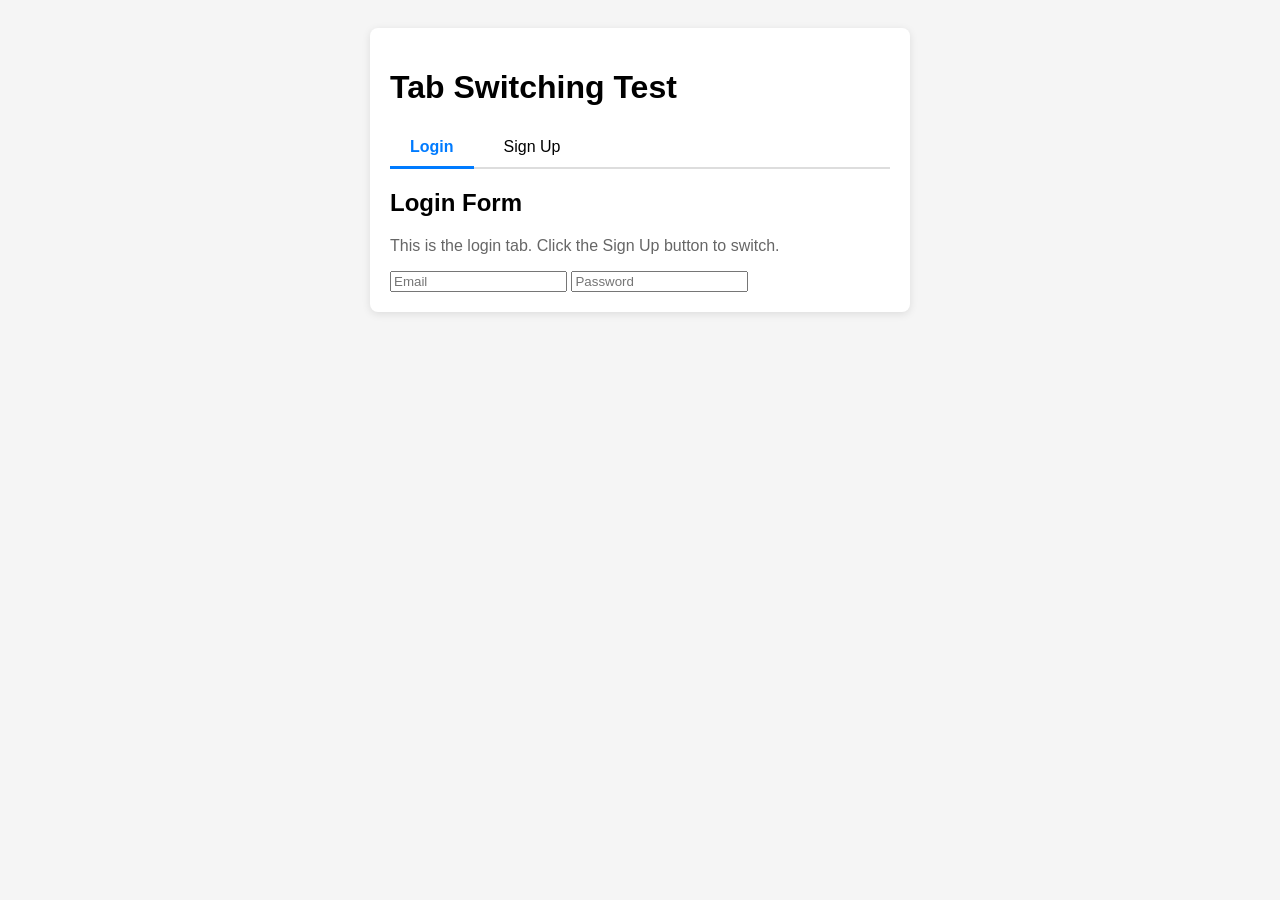
<file: test-tabs.html>
<!doctype html>
<html>
  <head>
    <title>Tab Test</title>
    <style>
      body {
        font-family: Arial, sans-serif;
        padding: 20px;
        background: #f5f5f5;
      }

      .test-container {
        max-width: 500px;
        margin: 0 auto;
        background: white;
        padding: 20px;
        border-radius: 8px;
        box-shadow: 0 2px 8px rgba(0, 0, 0, 0.1);
      }

      .test-tabs {
        display: flex;
        gap: 10px;
        margin-bottom: 20px;
        border-bottom: 2px solid #ddd;
      }

      .test-tab-btn {
        padding: 10px 20px;
        background: none;
        border: none;
        cursor: pointer;
        font-size: 16px;
        border-bottom: 3px solid transparent;
        margin-bottom: -2px;
      }

      .test-tab-btn.active {
        border-bottom-color: #007bff;
        color: #007bff;
        font-weight: bold;
      }

      .test-form {
        display: none !important;
      }

      .test-form.active {
        display: block !important;
      }

      .test-form h2 {
        margin-top: 0;
      }

      .test-form p {
        color: #666;
      }
    </style>
  </head>
  <body>
    <div class="test-container">
      <h1>Tab Switching Test</h1>

      <div class="test-tabs">
        <button class="test-tab-btn active" data-tab="login">Login</button>
        <button class="test-tab-btn" data-tab="signup">Sign Up</button>
      </div>

      <form class="test-form active" data-tab="login">
        <h2>Login Form</h2>
        <p>This is the login tab. Click the Sign Up button to switch.</p>
        <input type="text" placeholder="Email" />
        <input type="password" placeholder="Password" />
      </form>

      <form class="test-form" data-tab="signup">
        <h2>Sign Up Form</h2>
        <p>This is the signup tab. Click the Login button to switch back.</p>
        <input type="text" placeholder="Username" />
        <input type="text" placeholder="Email" />
        <input type="password" placeholder="Password" />
      </form>
    </div>

    <script>
      console.log("Tab test page loaded");

      const tabButtons = document.querySelectorAll(".test-tab-btn");
      const forms = document.querySelectorAll(".test-form");

      console.log("Found buttons:", tabButtons.length);
      console.log("Found forms:", forms.length);

      tabButtons.forEach((button) => {
        button.addEventListener("click", (e) => {
          e.preventDefault();

          const tabName = button.getAttribute("data-tab");
          console.log("Clicked tab:", tabName);

          // Remove active from all
          tabButtons.forEach((btn) => btn.classList.remove("active"));
          forms.forEach((form) => form.classList.remove("active"));

          // Add active to current
          button.classList.add("active");
          const targetForm = document.querySelector(
            `.test-form[data-tab="${tabName}"]`,
          );
          if (targetForm) {
            targetForm.classList.add("active");
            console.log("Switched to form:", tabName);
          }
        });
      });
    </script>
  </body>
</html>
</file>
